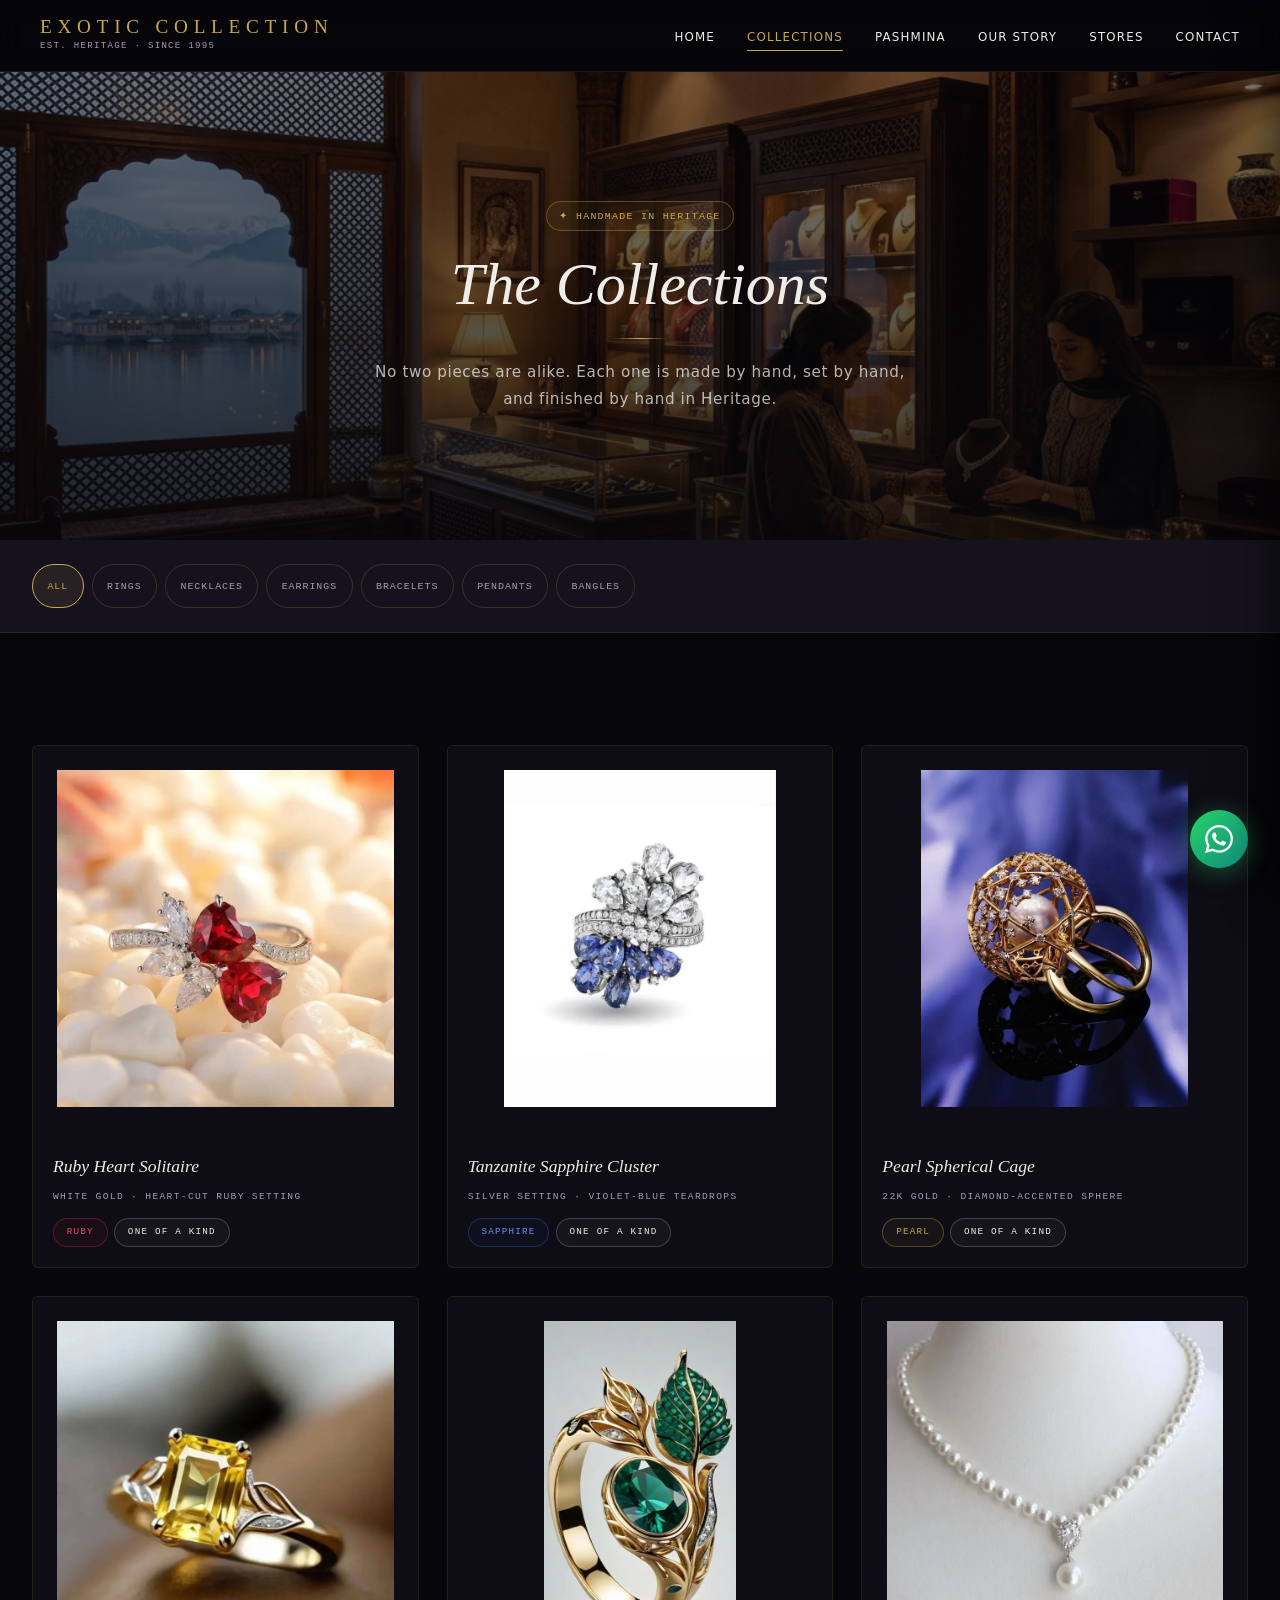
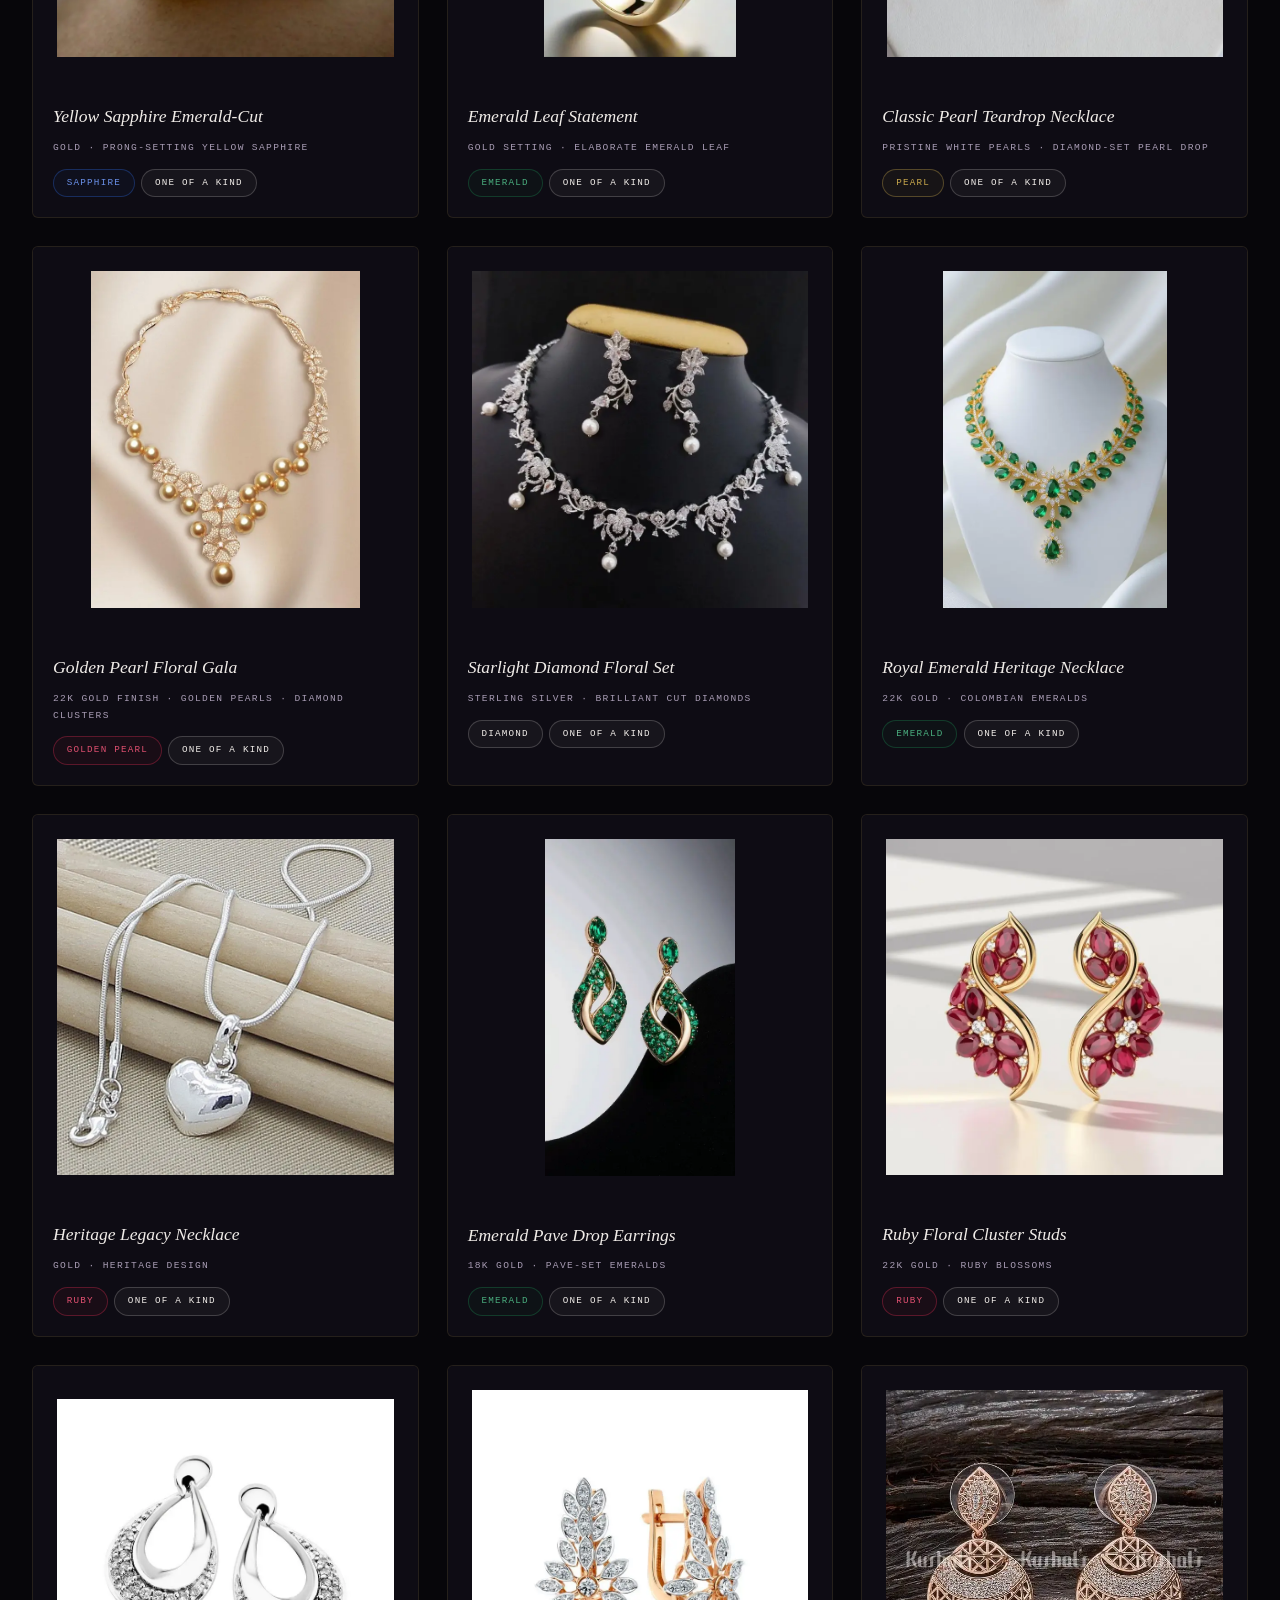
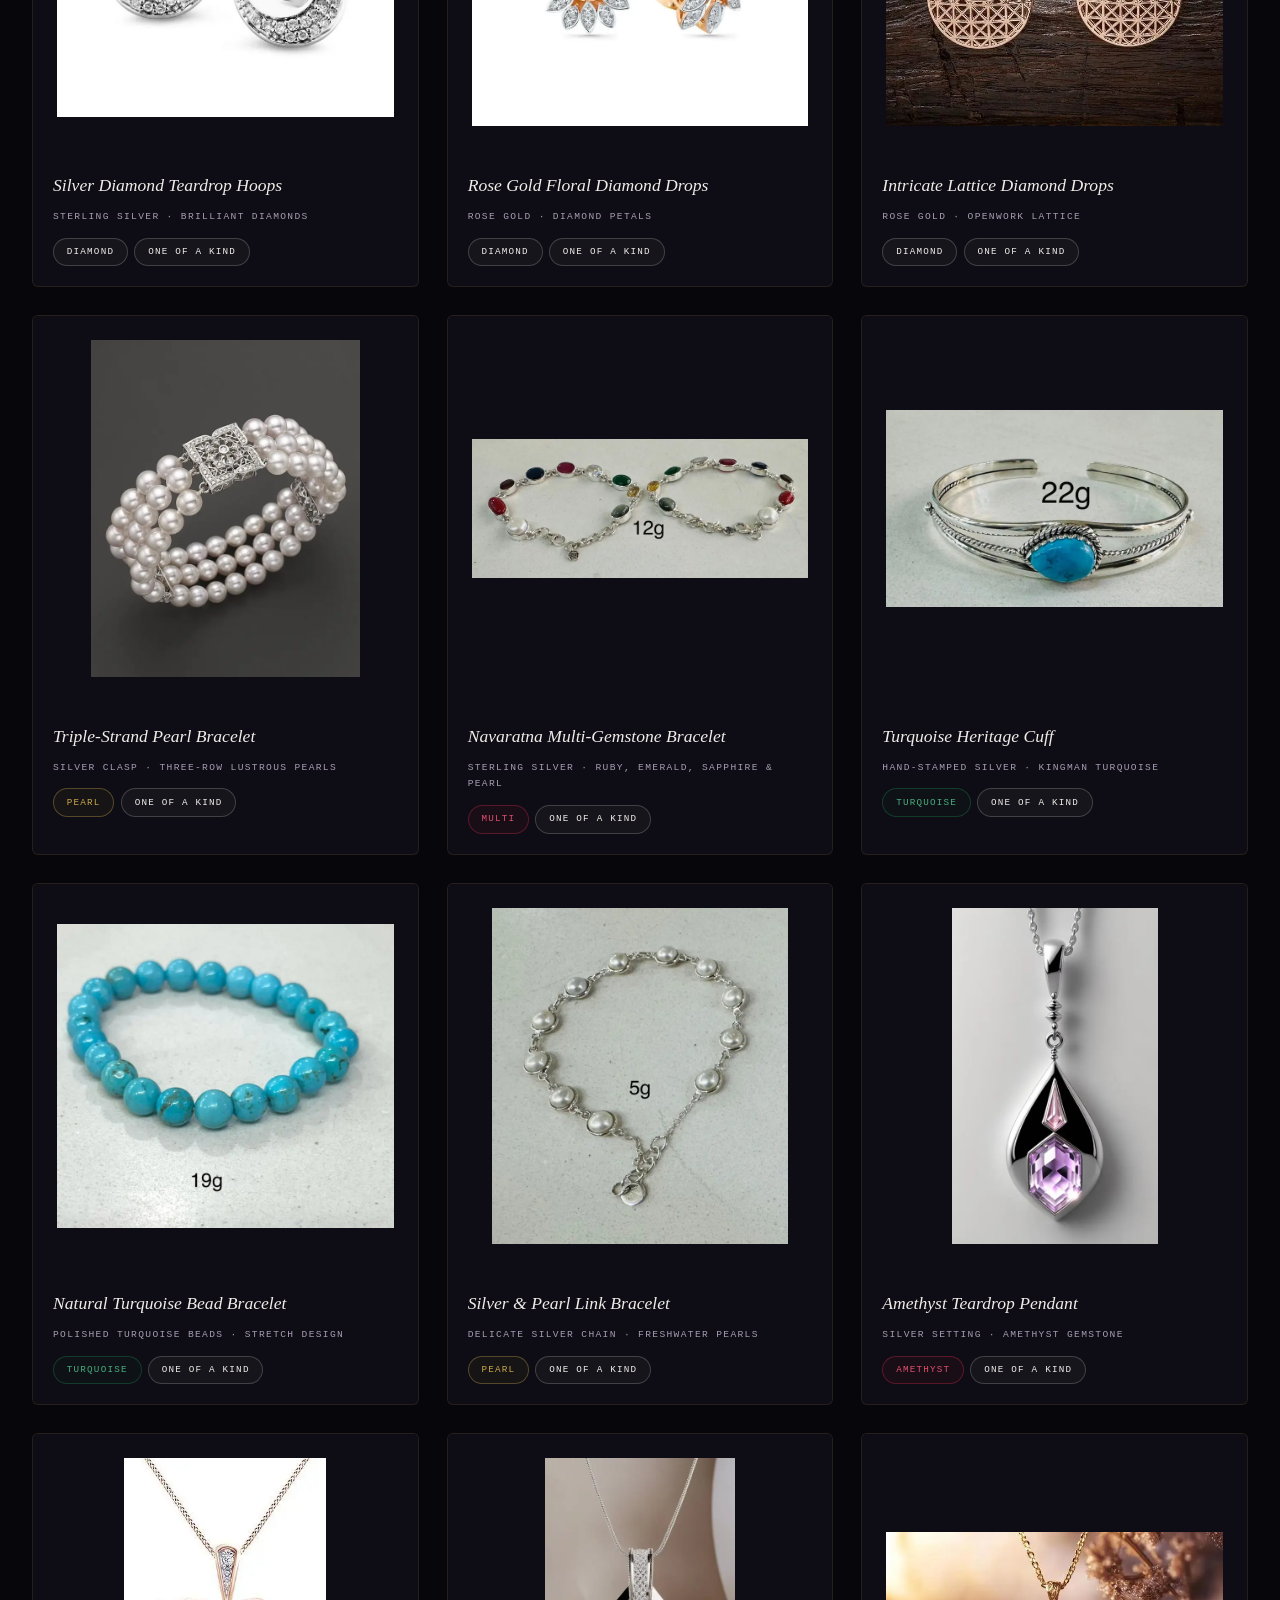
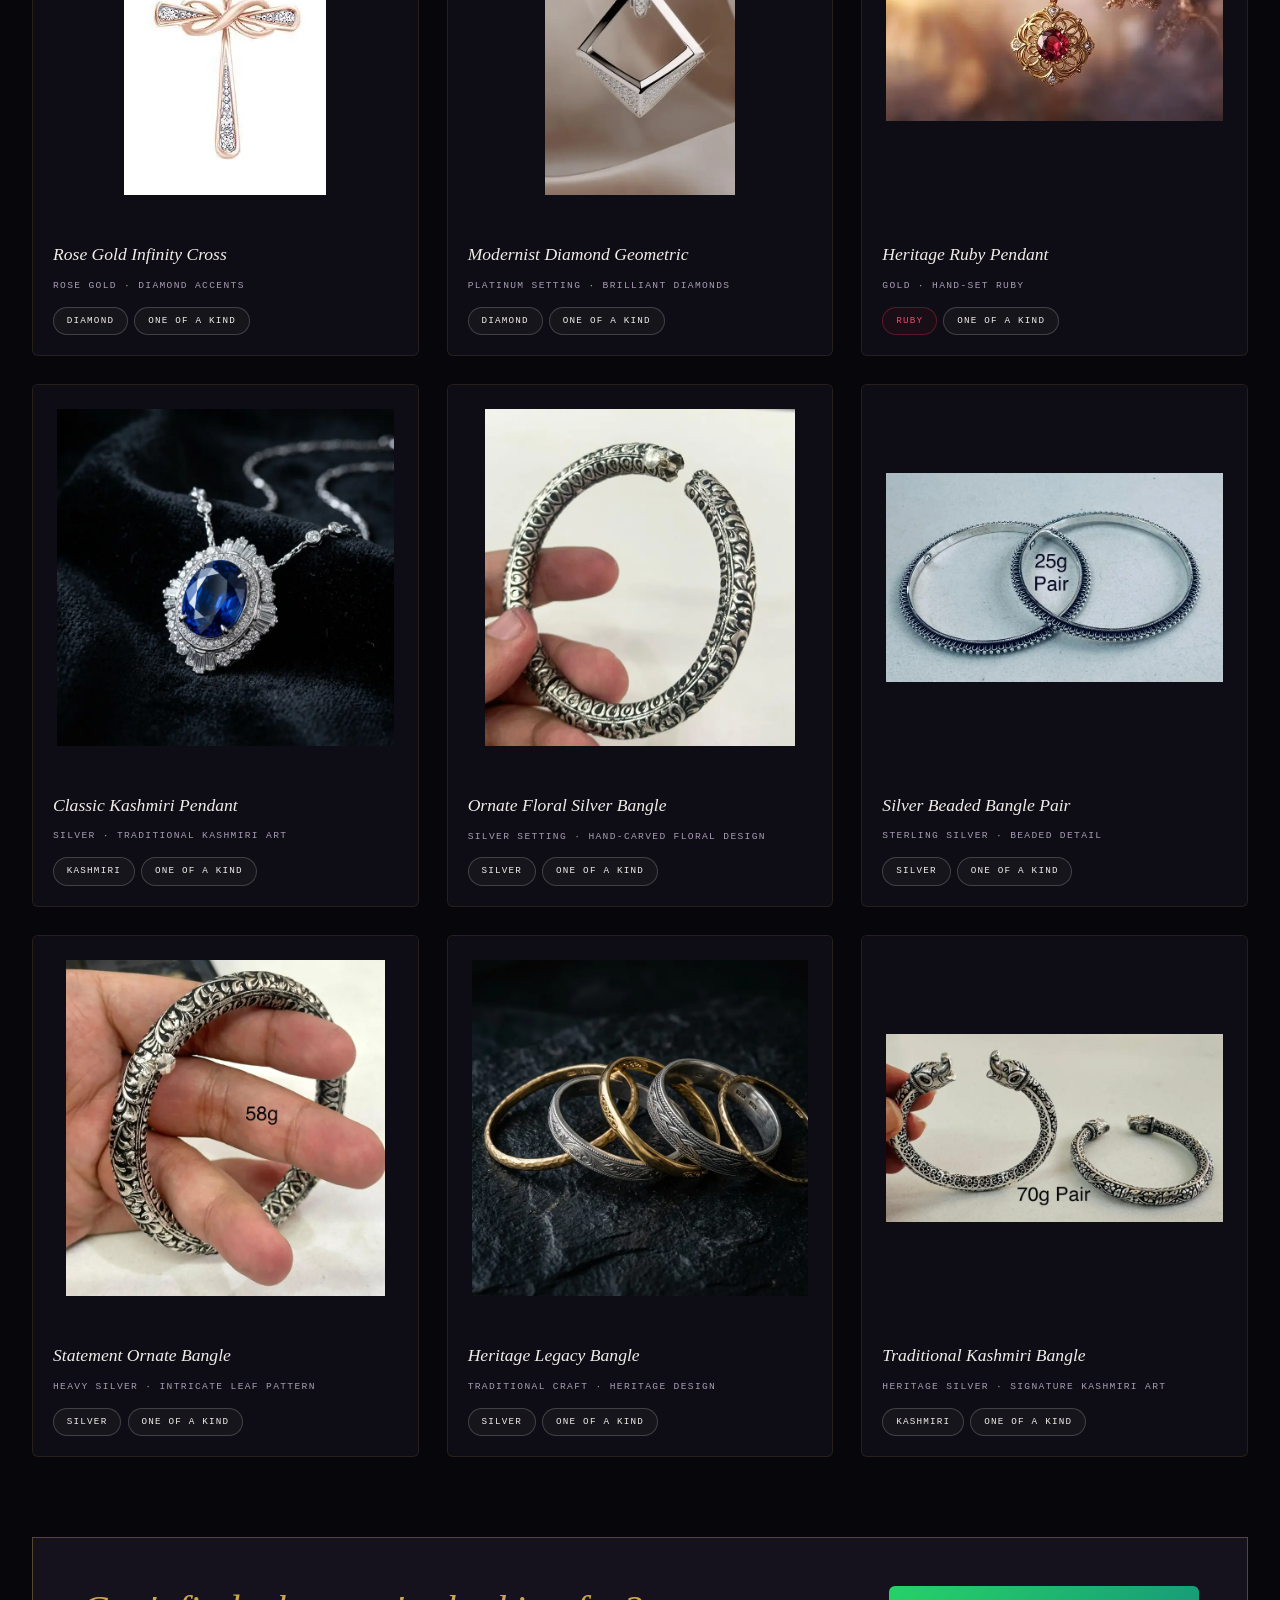
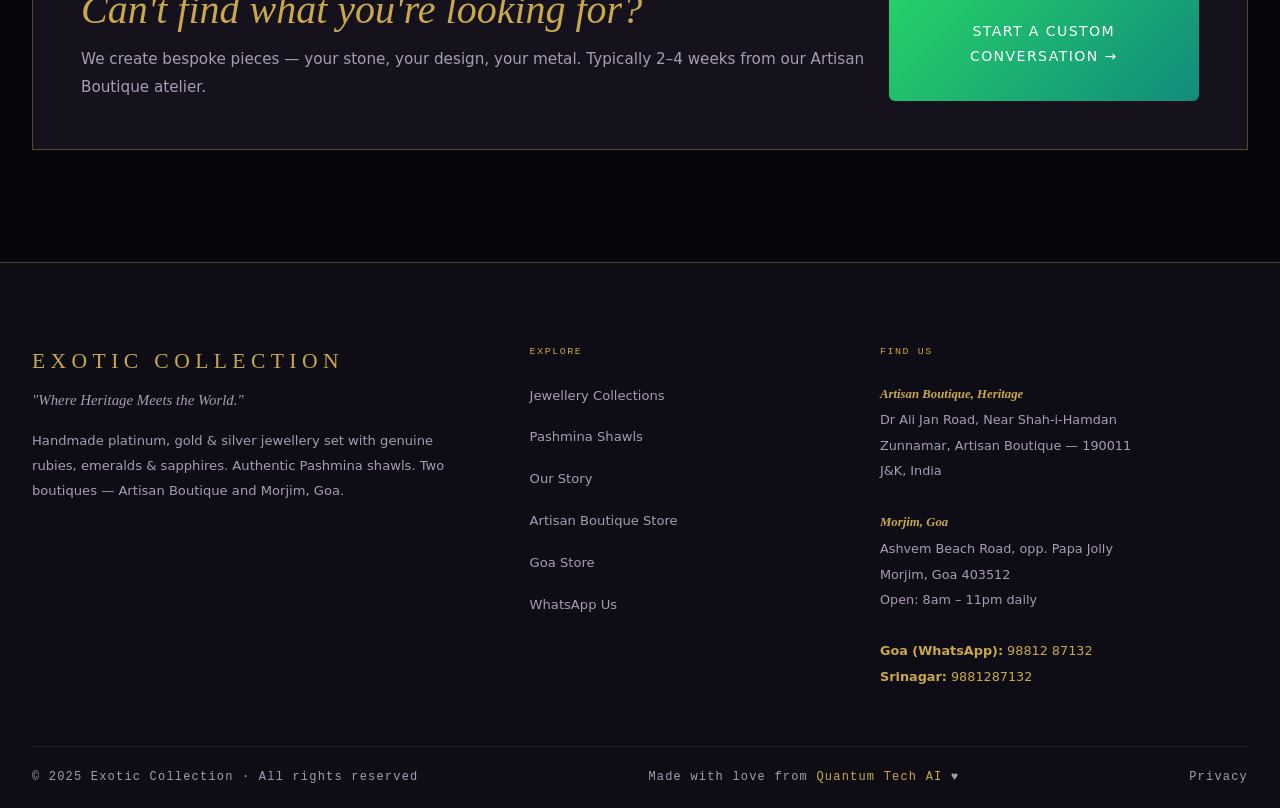
<file: collections.html>
<!DOCTYPE html>

<html lang="en">
<head><meta charset="utf-8"/><meta content="width=device-width, initial-scale=1.0" name="viewport"/><!-- 1. Preconnects -->
<link href="https://fonts.googleapis.com" rel="preconnect"/>
<link crossorigin="" href="https://fonts.gstatic.com" rel="preconnect"/><!-- 2. Preload hero image -->
<link as="image" fetchpriority="high" href="/img/heritage-studio.webp" rel="preload"/><!-- 4. Non-critical CSS deferred -->
<link href="css/design-system.css" media="print" onload="this.media='all'" rel="stylesheet"/>
<noscript><link href="css/design-system.css" rel="stylesheet"/></noscript>
<link href="css/collections.css" media="print" onload="this.media='all'" rel="stylesheet"/>
<noscript><link href="css/collections.css" rel="stylesheet"/></noscript>
<!-- 5. Primary SEO -->
<meta content="default-src 'self'; img-src 'self' https: data: blob:; font-src 'self' https://fonts.gstatic.com; style-src 'self' 'unsafe-inline' https://fonts.googleapis.com; script-src 'self' 'unsafe-inline' 'unsafe-eval' https://www.googletagmanager.com; connect-src 'self' https://wa.me https://www.google-analytics.com; frame-src https://www.google.com https://maps.google.com;" http-equiv="Content-Security-Policy"/>
<title>Collections | Exotic Collection | Kashmir Jewellery</title>
<meta content="Browse handmade platinum, gold and silver jewellery set with rubies, emeralds and sapphires. Each piece made once in Kashmir." name="description">
<meta content="index, follow" name="robots"/>
<link href="https://exoticcollection.in/collections.html" rel="canonical"/>
<meta content="#07060A" name="theme-color"/>
<!-- 6. Open Graph -->
<meta content="website" property="og:type"/>
<meta content="Collections | Exotic Collection | Kashmir Jewellery" property="og:title"/>
<meta content="Browse handmade platinum, gold and silver jewellery set with rubies, emeralds and sapphires. Each piece made once in Kashmir." property="og:description"/>
<meta content="https://exoticcollection.in/og-image.jpg" property="og:image"/>
<meta content="1200" property="og:image:width"/>
<meta content="630" property="og:image:height"/>
<meta content="https://exoticcollection.in/collections.html" property="og:url"/>
<meta content="Exotic Collection" property="og:site_name"/>
<!-- 7. Twitter Card -->
<meta content="summary_large_image" name="twitter:card"/>
<meta content="Collections | Exotic Collection | Kashmir Jewellery" name="twitter:title"/>
<meta content="https://exoticcollection.in/og-image.jpg" name="twitter:image"/>
<!-- 8. Favicons -->
<link href="favicon.ico" rel="icon" sizes="32x32"/>
<link href="icon.svg" rel="icon" type="image/svg+xml"/>
<link href="apple-touch-icon.png" rel="apple-touch-icon"/>
<link href="manifest.json" rel="manifest"/>
<!-- 9. Fonts -->
<link href="https://fonts.googleapis.com/css2?family=Cormorant+Garamond:ital,wght@0,300;0,400;0,500;1,300;1,400;1,500&amp;family=DM+Sans:wght@300;400;500&amp;display=swap" rel="stylesheet"/>
</meta></head>
<body>
<a class="skip-link" href="#main" style="position: absolute; top: -100%; left: 16px; background: #C9A84C; color: #07060A; padding: 8px 16px; border-radius: 0 0 8px 8px; font-weight: 500; z-index: 10000; transition: top 0.2s;">Skip to main content</a>
<div id="progress-bar" style="position: fixed; top: 0; left: 0; z-index: 9999; height: 2px; width: 0%; background: #C9A84C; transition: width 0.2s ease; will-change: width;"></div>
<script>
document.addEventListener('DOMContentLoaded', () => {
  document.getElementById('progress-bar').style.width = '100%';
  setTimeout(() => {
    document.getElementById('progress-bar').style.opacity = '0';
  }, 400);
});
</script>
<!-- Page Hero -->
<main id="main">
<section class="page-hero">
<div class="page-hero-bg" style="background-image:url('img/heritage-studio.png')"></div>
<div class="page-hero-overlay"></div>
<div class="page-hero-content">
<div class="pill reveal" style="margin-bottom:1.25rem">✦ Handmade in Heritage</div>
<h1 class="display-lg reveal reveal-delay-1">The Collections</h1>
<div class="gold-divider reveal reveal-delay-2"></div>
<p class="section-subtitle reveal reveal-delay-3" style="color:rgba(240,236,232,0.75)">No two pieces are alike. Each one is made by hand, set by hand, and finished by hand in Heritage.</p>
</div>
</section>
<!-- Filter Tabs -->
<section class="filters-section">
<div class="container">
<div class="filter-tabs" id="filter-tabs" role="tablist">
<button class="filter-tab active" data-filter="all" role="tab">All</button>
<button class="filter-tab" data-filter="ring" role="tab">Rings</button>
<button class="filter-tab" data-filter="necklace" role="tab">Necklaces</button>
<button class="filter-tab" data-filter="earring" role="tab">Earrings</button>
<button class="filter-tab" data-filter="bracelet" role="tab">Bracelets</button>
<button class="filter-tab" data-filter="pendant" role="tab">Pendants</button>
<button class="filter-tab" data-filter="bangle" role="tab">Bangles</button>
</div>
</div>
</section>
<!-- Product Grid -->
<section class="section collection-grid-section">
<div class="container">
<div class="product-grid" id="product-grid">
<!-- Piece 1 -->
<article class="product-card card reveal" data-tags="ring all">
<div class="product-img jewel-image-wrap">
<picture><source srcset="img/ring-ruby-heart.webp" type="image/webp"/><img alt="Ruby Heart Solitaire" decoding="async" height="736" loading="lazy" src="img/ring-ruby-heart.jpg" style="object-fit: contain; padding: 1.5rem; background: var(--bg-card); width: 100%; height: 100%;" width="736"/></picture>
<div class="product-hover-overlay">
<span class="product-hover-name">Ruby Heart Solitaire</span>
<a class="btn btn-gold" href="https://wa.me/919881287132?text=Hello%2C+I%27m+interested+in+the+Ruby+Heart+Solitaire." rel="noopener" style="font-size:.72rem;padding:.6rem 1.1rem" target="_blank">Inquire →</a>
</div>
</div>
<div class="product-info">
<div class="product-name">Ruby Heart Solitaire</div>
<div class="product-meta label-mono">White Gold · Heart-Cut Ruby Setting</div>
<div class="product-badges">
<span class="pill pill-ruby" style="font-size:.58rem">Ruby</span>
<span class="pill pill-white" style="font-size:.58rem">One of a Kind</span>
</div>
</div>
</article>
<!-- Piece 2 -->
<article class="product-card card reveal reveal-delay-1" data-tags="ring all">
<div class="product-img jewel-image-wrap">
<picture><source srcset="img/ring-sapphire-cluster.webp" type="image/webp"/><img alt="Tanzanite Sapphire Cluster" decoding="async" height="800" loading="lazy" src="img/ring-sapphire-cluster.jpg" style="object-fit: contain; padding: 1.5rem; background: var(--bg-card); width: 100%; height: 100%;" width="644"/></picture>
<div class="product-hover-overlay">
<span class="product-hover-name">Tanzanite Sapphire Cluster</span>
<a class="btn btn-gold" href="https://wa.me/919881287132?text=Hello%2C+I%27m+interested+in+the+Tanzanite+Sapphire+Cluster." rel="noopener" style="font-size:.72rem;padding:.6rem 1.1rem" target="_blank">Inquire →</a>
</div>
</div>
<div class="product-info">
<div class="product-name">Tanzanite Sapphire Cluster</div>
<div class="product-meta label-mono">Silver Setting · Violet-Blue Teardrops</div>
<div class="product-badges">
<span class="pill pill-sapphire" style="font-size:.58rem">Sapphire</span>
<span class="pill pill-white" style="font-size:.58rem">One of a Kind</span>
</div>
</div>
</article>
<!-- Piece 3 -->
<article class="product-card card reveal reveal-delay-2" data-tags="ring all">
<div class="product-img jewel-image-wrap">
<picture><source srcset="img/ring-pearl-sphere.webp" type="image/webp"/><img alt="Pearl Spherical Cage" decoding="async" height="800" loading="lazy" src="img/ring-pearl-sphere.jpg" style="object-fit: contain; padding: 1.5rem; background: var(--bg-card); width: 100%; height: 100%;" width="634"/></picture>
<div class="product-hover-overlay">
<span class="product-hover-name">Pearl Spherical Cage</span>
<a class="btn btn-gold" href="https://wa.me/919881287132?text=Hello%2C+I%27m+interested+in+the+Pearl+Spherical+Cage." rel="noopener" style="font-size:.72rem;padding:.6rem 1.1rem" target="_blank">Inquire →</a>
</div>
</div>
<div class="product-info">
<div class="product-name">Pearl Spherical Cage</div>
<div class="product-meta label-mono">22k Gold · Diamond-accented Sphere</div>
<div class="product-badges">
<span class="pill pill-pearl" style="font-size:.58rem">Pearl</span>
<span class="pill pill-white" style="font-size:.58rem">One of a Kind</span>
</div>
</div>
</article>
<!-- Piece 4 -->
<article class="product-card card reveal" data-tags="ring all">
<div class="product-img jewel-image-wrap">
<picture><source srcset="img/ring-yellow-sapphire.webp" type="image/webp"/><img alt="Yellow Sapphire Emerald-Cut" decoding="async" height="800" loading="lazy" src="img/ring-yellow-sapphire.jpg" style="object-fit: contain; padding: 1.5rem; background: var(--bg-card); width: 100%; height: 100%;" width="800"/></picture>
<div class="product-hover-overlay">
<span class="product-hover-name">Yellow Sapphire Emerald-Cut</span>
<a class="btn btn-gold" href="https://wa.me/919881287132?text=Hello%2C+I%27m+interested+in+the+Yellow+Sapphire+Emerald-Cut." rel="noopener" style="font-size:.72rem;padding:.6rem 1.1rem" target="_blank">Inquire →</a>
</div>
</div>
<div class="product-info">
<div class="product-name">Yellow Sapphire Emerald-Cut</div>
<div class="product-meta label-mono">Gold · Prong-setting Yellow Sapphire</div>
<div class="product-badges">
<span class="pill pill-sapphire" style="font-size:.58rem">Sapphire</span>
<span class="pill pill-white" style="font-size:.58rem">One of a Kind</span>
</div>
</div>
</article>
<!-- Piece 5 -->
<article class="product-card card reveal reveal-delay-1" data-tags="ring all">
<div class="product-img jewel-image-wrap">
<picture><source srcset="img/ring-emerald-leaf.webp" type="image/webp"/><img alt="Emerald Leaf Statement" decoding="async" height="800" loading="lazy" src="img/ring-emerald-leaf.jpg" style="object-fit: contain; padding: 1.5rem; background: var(--bg-card); width: 100%; height: 100%;" width="458"/></picture>
<div class="product-hover-overlay">
<span class="product-hover-name">Emerald Leaf Statement</span>
<a class="btn btn-gold" href="https://wa.me/919881287132?text=Hello%2C+I%27m+interested+in+the+Emerald+Leaf+Statement." rel="noopener" style="font-size:.72rem;padding:.6rem 1.1rem" target="_blank">Inquire →</a>
</div>
</div>
<div class="product-info">
<div class="product-name">Emerald Leaf Statement</div>
<div class="product-meta label-mono">Gold Setting · Elaborate Emerald Leaf</div>
<div class="product-badges">
<span class="pill pill-emerald" style="font-size:.58rem">Emerald</span>
<span class="pill pill-white" style="font-size:.58rem">One of a Kind</span>
</div>
</div>
</article>
<!-- Piece 6 -->
<article class="product-card card reveal reveal-delay-2" data-tags="necklace all">
<div class="product-img jewel-image-wrap">
<picture><source srcset="img/necklace-pearl-white.webp" type="image/webp"/><img alt="Classic Pearl Teardrop Necklace" decoding="async" height="737" loading="lazy" src="img/necklace-pearl-white.jpg" style="object-fit: contain; padding: 1.5rem; background: var(--bg-card); width: 100%; height: 100%;" width="736"/></picture>
<div class="product-hover-overlay">
<span class="product-hover-name">Classic Pearl Teardrop Necklace</span>
<a class="btn btn-gold" href="https://wa.me/919881287132?text=Hello%2C+I%27m+interested+in+the+Classic+Pearl+Teardrop+Necklace." rel="noopener" style="font-size:.72rem;padding:.6rem 1.1rem" target="_blank">Inquire →</a>
</div>
</div>
<div class="product-info">
<div class="product-name">Classic Pearl Teardrop Necklace</div>
<div class="product-meta label-mono">Pristine White Pearls · Diamond-set Pearl Drop</div>
<div class="product-badges">
<span class="pill pill-pearl" style="font-size:.58rem">Pearl</span>
<span class="pill pill-white" style="font-size:.58rem">One of a Kind</span>
</div>
</div>
</article>
<!-- Piece 7 -->
<article class="product-card card reveal" data-tags="necklace all">
<div class="product-img jewel-image-wrap">
<picture><source srcset="img/necklace-pearl-gold.webp" type="image/webp"/><img alt="Golden Pearl Floral Gala" decoding="async" height="800" loading="lazy" src="img/necklace-pearl-gold.jpg" style="object-fit: contain; padding: 1.5rem; background: var(--bg-card); width: 100%; height: 100%;" width="640"/></picture>
<div class="product-hover-overlay">
<span class="product-hover-name">Golden Pearl Floral Gala</span>
<a class="btn btn-gold" href="https://wa.me/919881287132?text=Hello%2C+I%27m+interested+in+the+Golden+Pearl+Floral+Gala." rel="noopener" style="font-size:.72rem;padding:.6rem 1.1rem" target="_blank">Inquire →</a>
</div>
</div>
<div class="product-info">
<div class="product-name">Golden Pearl Floral Gala</div>
<div class="product-meta label-mono">22k Gold Finish · Golden Pearls · Diamond Clusters</div>
<div class="product-badges">
<span class="pill pill-ruby" style="font-size:.58rem">Golden Pearl</span>
<span class="pill pill-white" style="font-size:.58rem">One of a Kind</span>
</div>
</div>
</article>
<!-- Piece 8 -->
<article class="product-card card reveal reveal-delay-1" data-tags="necklace all">
<div class="product-img jewel-image-wrap">
<picture><source srcset="img/necklace-diamond-floral.webp" type="image/webp"/><img alt="Starlight Diamond Floral Set" decoding="async" height="736" loading="lazy" src="img/necklace-diamond-floral.jpg" style="object-fit: contain; padding: 1.5rem; background: var(--bg-card); width: 100%; height: 100%;" width="736"/></picture>
<div class="product-hover-overlay">
<span class="product-hover-name">Starlight Diamond Floral Set</span>
<a class="btn btn-gold" href="https://wa.me/919881287132?text=Hello%2C+I%27m+interested+in+the+Starlight+Diamond+Floral+Set." rel="noopener" style="font-size:.72rem;padding:.6rem 1.1rem" target="_blank">Inquire →</a>
</div>
</div>
<div class="product-info">
<div class="product-name">Starlight Diamond Floral Set</div>
<div class="product-meta label-mono">Sterling Silver · Brilliant Cut Diamonds</div>
<div class="product-badges">
<span class="pill pill-white" style="font-size:.58rem">Diamond</span>
<span class="pill pill-white" style="font-size:.58rem">One of a Kind</span>
</div>
</div>
</article>
<!-- Piece 9 -->
<article class="product-card card reveal reveal-delay-2" data-tags="necklace all">
<div class="product-img jewel-image-wrap">
<picture><source srcset="img/necklace-emerald-royal.webp" type="image/webp"/><img alt="Royal Emerald Heritage Necklace" decoding="async" height="800" loading="lazy" src="img/necklace-emerald-royal.jpg" style="object-fit: contain; padding: 1.5rem; background: var(--bg-card); width: 100%; height: 100%;" width="533"/></picture>
<div class="product-hover-overlay">
<span class="product-hover-name">Royal Emerald Heritage Necklace</span>
<a class="btn btn-gold" href="https://wa.me/919881287132?text=Hello%2C+I%27m+interested+in+the+Royal+Emerald+Heritage+Necklace." rel="noopener" style="font-size:.72rem;padding:.6rem 1.1rem" target="_blank">Inquire →</a>
</div>
</div>
<div class="product-info">
<div class="product-name">Royal Emerald Heritage Necklace</div>
<div class="product-meta label-mono">22k Gold · Colombian Emeralds</div>
<div class="product-badges">
<span class="pill pill-emerald" style="font-size:.58rem">Emerald</span>
<span class="pill pill-white" style="font-size:.58rem">One of a Kind</span>
</div>
</div>
</article>
<!-- Piece 10 -->
<article class="product-card card reveal" data-tags="necklace all">
<div class="product-img jewel-image-wrap">
<picture><source srcset="img/necklace-stock.webp" type="image/webp"/><img alt="Heritage Legacy Necklace" decoding="async" height="800" loading="lazy" src="img/necklace-stock.jpg" style="object-fit: contain; padding: 1.5rem; background: var(--bg-card); width: 100%; height: 100%;" width="800"/></picture>
<div class="product-hover-overlay">
<span class="product-hover-name">Heritage Legacy Necklace</span>
<a class="btn btn-gold" href="https://wa.me/919881287132?text=Hello%2C+I%27m+interested+in+the+Heritage+Legacy+Necklace." rel="noopener" style="font-size:.72rem;padding:.6rem 1.1rem" target="_blank">Inquire →</a>
</div>
</div>
<div class="product-info">
<div class="product-name">Heritage Legacy Necklace</div>
<div class="product-meta label-mono">Gold · Heritage Design</div>
<div class="product-badges">
<span class="pill pill-ruby" style="font-size:.58rem">Ruby</span>
<span class="pill pill-white" style="font-size:.58rem">One of a Kind</span>
</div>
</div>
</article>
<!-- Piece 11 -->
<article class="product-card card reveal" data-tags="earring all">
<div class="product-img jewel-image-wrap">
<picture><source srcset="img/earring-emerald-drop.webp" type="image/webp"/><img alt="Emerald Pave Drop Earrings" decoding="async" height="800" loading="lazy" src="img/earring-emerald-drop.jpg" style="object-fit: contain; padding: 1.5rem; background: var(--bg-card); width: 100%; height: 100%;" width="450"/></picture>
<div class="product-hover-overlay">
<span class="product-hover-name">Emerald Pave Drop Earrings</span>
<a class="btn btn-gold" href="https://wa.me/919881287132?text=Hello%2C+I%27m+interested+in+the+Emerald+Pave+Drop+Earrings." rel="noopener" style="font-size:.72rem;padding:.6rem 1.1rem" target="_blank">Inquire →</a>
</div>
</div>
<div class="product-info">
<div class="product-name">Emerald Pave Drop Earrings</div>
<div class="product-meta label-mono">18k Gold · Pave-set Emeralds</div>
<div class="product-badges">
<span class="pill pill-emerald" style="font-size:.58rem">Emerald</span>
<span class="pill pill-white" style="font-size:.58rem">One of a Kind</span>
</div>
</div>
</article>
<!-- Piece 12 -->
<article class="product-card card reveal reveal-delay-1" data-tags="earring all">
<div class="product-img jewel-image-wrap">
<picture><source srcset="img/earring-ruby-cluster.webp" type="image/webp"/><img alt="Ruby Floral Cluster Studs" decoding="async" height="736" loading="lazy" src="img/earring-ruby-cluster.jpg" style="object-fit: contain; padding: 1.5rem; background: var(--bg-card); width: 100%; height: 100%;" width="736"/></picture>
<div class="product-hover-overlay">
<span class="product-hover-name">Ruby Floral Cluster Studs</span>
<a class="btn btn-gold" href="https://wa.me/919881287132?text=Hello%2C+I%27m+interested+in+the+Ruby+Floral+Cluster+Studs." rel="noopener" style="font-size:.72rem;padding:.6rem 1.1rem" target="_blank">Inquire →</a>
</div>
</div>
<div class="product-info">
<div class="product-name">Ruby Floral Cluster Studs</div>
<div class="product-meta label-mono">22k Gold · Ruby Blossoms</div>
<div class="product-badges">
<span class="pill pill-ruby" style="font-size:.58rem">Ruby</span>
<span class="pill pill-white" style="font-size:.58rem">One of a Kind</span>
</div>
</div>
</article>
<!-- Piece 13 -->
<article class="product-card card reveal reveal-delay-2" data-tags="earring all">
<div class="product-img jewel-image-wrap">
<picture><source srcset="img/earring-diamond-teardrop.webp" type="image/webp"/><img alt="Silver Diamond Teardrop Hoops" decoding="async" height="694" loading="lazy" src="img/earring-diamond-teardrop.jpg" style="object-fit: contain; padding: 1.5rem; background: var(--bg-card); width: 100%; height: 100%;" width="736"/></picture>
<div class="product-hover-overlay">
<span class="product-hover-name">Silver Diamond Teardrop Hoops</span>
<a class="btn btn-gold" href="https://wa.me/919881287132?text=Hello%2C+I%27m+interested+in+the+Silver+Diamond+Teardrop+Hoops." rel="noopener" style="font-size:.72rem;padding:.6rem 1.1rem" target="_blank">Inquire →</a>
</div>
</div>
<div class="product-info">
<div class="product-name">Silver Diamond Teardrop Hoops</div>
<div class="product-meta label-mono">Sterling Silver · Brilliant Diamonds</div>
<div class="product-badges">
<span class="pill pill-white" style="font-size:.58rem">Diamond</span>
<span class="pill pill-white" style="font-size:.58rem">One of a Kind</span>
</div>
</div>
</article>
<!-- Piece 14 -->
<article class="product-card card reveal" data-tags="earring all">
<div class="product-img jewel-image-wrap">
<picture><source srcset="img/earring-diamond-floral.webp" type="image/webp"/><img alt="Rose Gold Floral Diamond Drops" decoding="async" height="736" loading="lazy" src="img/earring-diamond-floral.jpg" style="object-fit: contain; padding: 1.5rem; background: var(--bg-card); width: 100%; height: 100%;" width="736"/></picture>
<div class="product-hover-overlay">
<span class="product-hover-name">Rose Gold Floral Diamond Drops</span>
<a class="btn btn-gold" href="https://wa.me/919881287132?text=Hello%2C+I%27m+interested+in+the+Rose+Gold+Floral+Diamond+Drops." rel="noopener" style="font-size:.72rem;padding:.6rem 1.1rem" target="_blank">Inquire →</a>
</div>
</div>
<div class="product-info">
<div class="product-name">Rose Gold Floral Diamond Drops</div>
<div class="product-meta label-mono">Rose Gold · Diamond Petals</div>
<div class="product-badges">
<span class="pill pill-white" style="font-size:.58rem">Diamond</span>
<span class="pill pill-white" style="font-size:.58rem">One of a Kind</span>
</div>
</div>
</article>
<!-- Piece 15 -->
<article class="product-card card reveal reveal-delay-1" data-tags="earring all">
<div class="product-img jewel-image-wrap">
<picture><source srcset="img/earring-diamond-lattice.webp" type="image/webp"/><img alt="Intricate Lattice Diamond Drops" decoding="async" height="600" loading="lazy" src="img/earring-diamond-lattice.jpg" style="object-fit: contain; padding: 1.5rem; background: var(--bg-card); width: 100%; height: 100%;" width="600"/></picture>
<div class="product-hover-overlay">
<span class="product-hover-name">Intricate Lattice Diamond Drops</span>
<a class="btn btn-gold" href="https://wa.me/919881287132?text=Hello%2C+I%27m+interested+in+the+Intricate+Lattice+Diamond+Drops." rel="noopener" style="font-size:.72rem;padding:.6rem 1.1rem" target="_blank">Inquire →</a>
</div>
</div>
<div class="product-info">
<div class="product-name">Intricate Lattice Diamond Drops</div>
<div class="product-meta label-mono">Rose Gold · Openwork Lattice</div>
<div class="product-badges">
<span class="pill pill-white" style="font-size:.58rem">Diamond</span>
<span class="pill pill-white" style="font-size:.58rem">One of a Kind</span>
</div>
</div>
</article>
<!-- Piece 16 -->
<article class="product-card card reveal" data-tags="bracelet all">
<div class="product-img jewel-image-wrap">
<picture><source srcset="img/bracelet-pearl-triple.webp" type="image/webp"/><img alt="Triple-Strand Pearl Bracelet" decoding="async" height="800" loading="lazy" src="img/bracelet-pearl-triple.jpg" style="object-fit: contain; padding: 1.5rem; background: var(--bg-card); width: 100%; height: 100%;" width="640"/></picture>
<div class="product-hover-overlay">
<span class="product-hover-name">Triple-Strand Pearl Bracelet</span>
<a class="btn btn-gold" href="https://wa.me/919881287132?text=Hello%2C+I%27m+interested+in+the+Triple-Strand+Pearl+Bracelet." rel="noopener" style="font-size:.72rem;padding:.6rem 1.1rem" target="_blank">Inquire →</a>
</div>
</div>
<div class="product-info">
<div class="product-name">Triple-Strand Pearl Bracelet</div>
<div class="product-meta label-mono">Silver Clasp · Three-row Lustrous Pearls</div>
<div class="product-badges">
<span class="pill pill-pearl" style="font-size:.58rem">Pearl</span>
<span class="pill pill-white" style="font-size:.58rem">One of a Kind</span>
</div>
</div>
</article>
<!-- Piece 17 -->
<article class="product-card card reveal reveal-delay-1" data-tags="bracelet all">
<div class="product-img jewel-image-wrap">
<picture><source srcset="img/bracelet-multi-gem.webp" type="image/webp"/><img alt="Navaratna Multi-Gemstone Bracelet" decoding="async" height="331" loading="lazy" src="img/bracelet-multi-gem.jpg" style="object-fit: contain; padding: 1.5rem; background: var(--bg-card); width: 100%; height: 100%;" width="800"/></picture>
<div class="product-hover-overlay">
<span class="product-hover-name">Navaratna Multi-Gemstone Bracelet</span>
<a class="btn btn-gold" href="https://wa.me/919881287132?text=Hello%2C+I%27m+interested+in+the+Navaratna+Multi-Gemstone+Bracelet." rel="noopener" style="font-size:.72rem;padding:.6rem 1.1rem" target="_blank">Inquire →</a>
</div>
</div>
<div class="product-info">
<div class="product-name">Navaratna Multi-Gemstone Bracelet</div>
<div class="product-meta label-mono">Sterling Silver · Ruby, Emerald, Sapphire &amp; Pearl</div>
<div class="product-badges">
<span class="pill pill-ruby" style="font-size:.58rem">Multi</span>
<span class="pill pill-white" style="font-size:.58rem">One of a Kind</span>
</div>
</div>
</article>
<!-- Piece 18 -->
<article class="product-card card reveal reveal-delay-2" data-tags="bracelet all">
<div class="product-img jewel-image-wrap">
<picture><source srcset="img/bracelet-turquoise-cuff.webp" type="image/webp"/><img alt="Turquoise Heritage Cuff" decoding="async" height="470" loading="lazy" src="img/bracelet-turquoise-cuff.jpg" style="object-fit: contain; padding: 1.5rem; background: var(--bg-card); width: 100%; height: 100%;" width="800"/></picture>
<div class="product-hover-overlay">
<span class="product-hover-name">Turquoise Heritage Cuff</span>
<a class="btn btn-gold" href="https://wa.me/919881287132?text=Hello%2C+I%27m+interested+in+the+Turquoise+Heritage+Cuff." rel="noopener" style="font-size:.72rem;padding:.6rem 1.1rem" target="_blank">Inquire →</a>
</div>
</div>
<div class="product-info">
<div class="product-name">Turquoise Heritage Cuff</div>
<div class="product-meta label-mono">Hand-stamped Silver · Kingman Turquoise</div>
<div class="product-badges">
<span class="pill pill-emerald" style="font-size:.58rem">Turquoise</span>
<span class="pill pill-white" style="font-size:.58rem">One of a Kind</span>
</div>
</div>
</article>
<!-- Piece 19 -->
<article class="product-card card reveal" data-tags="bracelet all">
<div class="product-img jewel-image-wrap">
<picture><source srcset="img/bracelet-turquoise-bead.webp" type="image/webp"/><img alt="Natural Turquoise Bead Bracelet" decoding="async" height="723" loading="lazy" src="img/bracelet-turquoise-bead.jpg" style="object-fit: contain; padding: 1.5rem; background: var(--bg-card); width: 100%; height: 100%;" width="800"/></picture>
<div class="product-hover-overlay">
<span class="product-hover-name">Natural Turquoise Bead Bracelet</span>
<a class="btn btn-gold" href="https://wa.me/919881287132?text=Hello%2C+I%27m+interested+in+the+Natural+Turquoise+Bead+Bracelet." rel="noopener" style="font-size:.72rem;padding:.6rem 1.1rem" target="_blank">Inquire →</a>
</div>
</div>
<div class="product-info">
<div class="product-name">Natural Turquoise Bead Bracelet</div>
<div class="product-meta label-mono">Polished Turquoise Beads · Stretch Design</div>
<div class="product-badges">
<span class="pill pill-emerald" style="font-size:.58rem">Turquoise</span>
<span class="pill pill-white" style="font-size:.58rem">One of a Kind</span>
</div>
</div>
</article>
<!-- Piece 20 -->
<article class="product-card card reveal reveal-delay-1" data-tags="bracelet all">
<div class="product-img jewel-image-wrap">
<picture><source srcset="img/bracelet-pearl-link.webp" type="image/webp"/><img alt="Silver &amp; Pearl Link Bracelet" decoding="async" height="800" loading="lazy" src="img/bracelet-pearl-link.jpg" style="object-fit: contain; padding: 1.5rem; background: var(--bg-card); width: 100%; height: 100%;" width="702"/></picture>
<div class="product-hover-overlay">
<span class="product-hover-name">Silver &amp; Pearl Link Bracelet</span>
<a class="btn btn-gold" href="https://wa.me/919881287132?text=Hello%2C+I%27m+interested+in+the+Silver+&amp;+Pearl+Link+Bracelet." rel="noopener" style="font-size:.72rem;padding:.6rem 1.1rem" target="_blank">Inquire →</a>
</div>
</div>
<div class="product-info">
<div class="product-name">Silver &amp; Pearl Link Bracelet</div>
<div class="product-meta label-mono">Delicate Silver Chain · Freshwater Pearls</div>
<div class="product-badges">
<span class="pill pill-pearl" style="font-size:.58rem">Pearl</span>
<span class="pill pill-white" style="font-size:.58rem">One of a Kind</span>
</div>
</div>
</article>
<!-- Piece 21 -->
<article class="product-card card reveal reveal-delay-2" data-tags="pendant all">
<div class="product-img jewel-image-wrap">
<picture><source srcset="img/necklace-amethyst.webp" type="image/webp"/><img alt="Amethyst Teardrop Pendant" decoding="async" height="800" loading="lazy" src="img/necklace-amethyst.jpg" style="object-fit: contain; padding: 1.5rem; background: var(--bg-card); width: 100%; height: 100%;" width="490"/></picture>
<div class="product-hover-overlay">
<span class="product-hover-name">Amethyst Teardrop Pendant</span>
<a class="btn btn-gold" href="https://wa.me/919881287132?text=Hello%2C+I%27m+interested+in+the+Amethyst+Teardrop+Pendant." rel="noopener" style="font-size:.72rem;padding:.6rem 1.1rem" target="_blank">Inquire →</a>
</div>
</div>
<div class="product-info">
<div class="product-name">Amethyst Teardrop Pendant</div>
<div class="product-meta label-mono">Silver Setting · Amethyst Gemstone</div>
<div class="product-badges">
<span class="pill pill-ruby" style="font-size:.58rem">Amethyst</span>
<span class="pill pill-white" style="font-size:.58rem">One of a Kind</span>
</div>
</div>
</article>
<!-- Piece 22 -->
<article class="product-card card reveal" data-tags="pendant all">
<div class="product-img jewel-image-wrap">
<picture><source srcset="img/necklace-cross.webp" type="image/webp"/><img alt="Rose Gold Infinity Cross" decoding="async" height="500" loading="lazy" src="img/necklace-cross.jpg" style="object-fit: contain; padding: 1.5rem; background: var(--bg-card); width: 100%; height: 100%;" width="300"/></picture>
<div class="product-hover-overlay">
<span class="product-hover-name">Rose Gold Infinity Cross</span>
<a class="btn btn-gold" href="https://wa.me/919881287132?text=Hello%2C+I%27m+interested+in+the+Rose+Gold+Infinity+Cross." rel="noopener" style="font-size:.72rem;padding:.6rem 1.1rem" target="_blank">Inquire →</a>
</div>
</div>
<div class="product-info">
<div class="product-name">Rose Gold Infinity Cross</div>
<div class="product-meta label-mono">Rose Gold · Diamond Accents</div>
<div class="product-badges">
<span class="pill pill-white" style="font-size:.58rem">Diamond</span>
<span class="pill pill-white" style="font-size:.58rem">One of a Kind</span>
</div>
</div>
</article>
<!-- Piece 23 -->
<article class="product-card card reveal reveal-delay-1" data-tags="pendant all">
<div class="product-img jewel-image-wrap">
<picture><source srcset="img/necklace-geometric.webp" type="image/webp"/><img alt="Modernist Diamond Geometric" decoding="async" height="800" loading="lazy" src="img/necklace-geometric.jpg" style="object-fit: contain; padding: 1.5rem; background: var(--bg-card); width: 100%; height: 100%;" width="452"/></picture>
<div class="product-hover-overlay">
<span class="product-hover-name">Modernist Diamond Geometric</span>
<a class="btn btn-gold" href="https://wa.me/919881287132?text=Hello%2C+I%27m+interested+in+the+Modernist+Diamond+Geometric." rel="noopener" style="font-size:.72rem;padding:.6rem 1.1rem" target="_blank">Inquire →</a>
</div>
</div>
<div class="product-info">
<div class="product-name">Modernist Diamond Geometric</div>
<div class="product-meta label-mono">Platinum Setting · Brilliant Diamonds</div>
<div class="product-badges">
<span class="pill pill-white" style="font-size:.58rem">Diamond</span>
<span class="pill pill-white" style="font-size:.58rem">One of a Kind</span>
</div>
</div>
</article>
<!-- Piece 24 -->
<article class="product-card card reveal reveal-delay-2" data-tags="pendant all">
<div class="product-img jewel-image-wrap">
<picture><source srcset="img/ruby-pendant-stock.webp" type="image/webp"/><img alt="Heritage Ruby Pendant" decoding="async" height="350" loading="lazy" src="img/ruby-pendant-stock.jpg" style="object-fit: contain; padding: 1.5rem; background: var(--bg-card); width: 100%; height: 100%;" width="625"/></picture>
<div class="product-hover-overlay">
<span class="product-hover-name">Heritage Ruby Pendant</span>
<a class="btn btn-gold" href="https://wa.me/919881287132?text=Hello%2C+I%27m+interested+in+the+Heritage+Ruby+Pendant." rel="noopener" style="font-size:.72rem;padding:.6rem 1.1rem" target="_blank">Inquire →</a>
</div>
</div>
<div class="product-info">
<div class="product-name">Heritage Ruby Pendant</div>
<div class="product-meta label-mono">Gold · Hand-set Ruby</div>
<div class="product-badges">
<span class="pill pill-ruby" style="font-size:.58rem">Ruby</span>
<span class="pill pill-white" style="font-size:.58rem">One of a Kind</span>
</div>
</div>
</article>
<!-- Piece 25 -->
<article class="product-card card reveal" data-tags="pendant all">
<div class="product-img jewel-image-wrap">
<picture><source srcset="img/pendants-stock.webp" type="image/webp"/><img alt="Classic Kashmiri Pendant" decoding="async" height="800" loading="lazy" src="img/pendants-stock.png" style="object-fit: contain; padding: 1.5rem; background: var(--bg-card); width: 100%; height: 100%;" width="800"/></picture>
<div class="product-hover-overlay">
<span class="product-hover-name">Classic Kashmiri Pendant</span>
<a class="btn btn-gold" href="https://wa.me/919881287132?text=Hello%2C+I%27m+interested+in+the+Classic+Kashmiri+Pendant." rel="noopener" style="font-size:.72rem;padding:.6rem 1.1rem" target="_blank">Inquire →</a>
</div>
</div>
<div class="product-info">
<div class="product-name">Classic Kashmiri Pendant</div>
<div class="product-meta label-mono">Silver · Traditional Kashmiri Art</div>
<div class="product-badges">
<span class="pill pill-white" style="font-size:.58rem">Kashmiri</span>
<span class="pill pill-white" style="font-size:.58rem">One of a Kind</span>
</div>
</div>
</article>
<!-- Piece 26 -->
<article class="product-card card reveal" data-tags="bangle all">
<div class="product-img jewel-image-wrap">
<picture><source srcset="img/bangle-silver-ornate.webp" type="image/webp"/><img alt="Ornate Floral Silver Bangle" decoding="async" height="800" loading="lazy" src="img/bangle-silver-ornate.jpg" style="object-fit: contain; padding: 1.5rem; background: var(--bg-card); width: 100%; height: 100%;" width="735"/></picture>
<div class="product-hover-overlay">
<span class="product-hover-name">Ornate Floral Silver Bangle</span>
<a class="btn btn-gold" href="https://wa.me/919881287132?text=Hello%2C+I%27m+interested+in+the+Ornate+Floral+Silver+Bangle." rel="noopener" style="font-size:.72rem;padding:.6rem 1.1rem" target="_blank">Inquire →</a>
</div>
</div>
<div class="product-info">
<div class="product-name">Ornate Floral Silver Bangle</div>
<div class="product-meta label-mono">Silver Setting · Hand-carved Floral Design</div>
<div class="product-badges">
<span class="pill pill-white" style="font-size:.58rem">Silver</span>
<span class="pill pill-white" style="font-size:.58rem">One of a Kind</span>
</div>
</div>
</article>
<!-- Piece 27 -->
<article class="product-card card reveal reveal-delay-1" data-tags="bangle all">
<div class="product-img jewel-image-wrap">
<picture><source srcset="img/bangle-silver-pair.webp" type="image/webp"/><img alt="Silver Beaded Bangle Pair" decoding="async" height="495" loading="lazy" src="img/bangle-silver-pair.jpg" style="object-fit: contain; padding: 1.5rem; background: var(--bg-card); width: 100%; height: 100%;" width="800"/></picture>
<div class="product-hover-overlay">
<span class="product-hover-name">Silver Beaded Bangle Pair</span>
<a class="btn btn-gold" href="https://wa.me/919881287132?text=Hello%2C+I%27m+interested+in+the+Silver+Beaded+Bangle+Pair." rel="noopener" style="font-size:.72rem;padding:.6rem 1.1rem" target="_blank">Inquire →</a>
</div>
</div>
<div class="product-info">
<div class="product-name">Silver Beaded Bangle Pair</div>
<div class="product-meta label-mono">Sterling Silver · Beaded Detail</div>
<div class="product-badges">
<span class="pill pill-white" style="font-size:.58rem">Silver</span>
<span class="pill pill-white" style="font-size:.58rem">One of a Kind</span>
</div>
</div>
</article>
<!-- Piece 28 -->
<article class="product-card card reveal reveal-delay-2" data-tags="bangle all">
<div class="product-img jewel-image-wrap">
<picture><source srcset="img/bangle-silver-statement.webp" type="image/webp"/><img alt="Statement Ornate Bangle" decoding="async" height="800" loading="lazy" src="img/bangle-silver-statement.jpg" style="object-fit: contain; padding: 1.5rem; background: var(--bg-card); width: 100%; height: 100%;" width="757"/></picture>
<div class="product-hover-overlay">
<span class="product-hover-name">Statement Ornate Bangle</span>
<a class="btn btn-gold" href="https://wa.me/919881287132?text=Hello%2C+I%27m+interested+in+the+Statement+Ornate+Bangle." rel="noopener" style="font-size:.72rem;padding:.6rem 1.1rem" target="_blank">Inquire →</a>
</div>
</div>
<div class="product-info">
<div class="product-name">Statement Ornate Bangle</div>
<div class="product-meta label-mono">Heavy Silver · Intricate Leaf Pattern</div>
<div class="product-badges">
<span class="pill pill-white" style="font-size:.58rem">Silver</span>
<span class="pill pill-white" style="font-size:.58rem">One of a Kind</span>
</div>
</div>
</article>
<!-- Piece 29 -->
<article class="product-card card reveal" data-tags="bangle all">
<div class="product-img jewel-image-wrap">
<picture><source srcset="img/bangles-stock.webp" type="image/webp"/><img alt="Heritage Legacy Bangle" decoding="async" height="800" loading="lazy" src="img/bangles-stock.png" style="object-fit: contain; padding: 1.5rem; background: var(--bg-card); width: 100%; height: 100%;" width="800"/></picture>
<div class="product-hover-overlay">
<span class="product-hover-name">Heritage Legacy Bangle</span>
<a class="btn btn-gold" href="https://wa.me/919881287132?text=Hello%2C+I%27m+interested+in+the+Heritage+Legacy+Bangle." rel="noopener" style="font-size:.72rem;padding:.6rem 1.1rem" target="_blank">Inquire →</a>
</div>
</div>
<div class="product-info">
<div class="product-name">Heritage Legacy Bangle</div>
<div class="product-meta label-mono">Traditional Craft · Heritage Design</div>
<div class="product-badges">
<span class="pill pill-white" style="font-size:.58rem">Silver</span>
<span class="pill pill-white" style="font-size:.58rem">One of a Kind</span>
</div>
</div>
</article>
<!-- Piece 30 -->
<article class="product-card card reveal reveal-delay-1" data-tags="bangle all">
<div class="product-img jewel-image-wrap">
<picture><source srcset="img/gallery-bangle-silver.webp" type="image/webp"/><img alt="Traditional Kashmiri Bangle" decoding="async" height="448" loading="lazy" src="img/gallery-bangle-silver.jpg" style="object-fit: contain; padding: 1.5rem; background: var(--bg-card); width: 100%; height: 100%;" width="800"/></picture>
<div class="product-hover-overlay">
<span class="product-hover-name">Traditional Kashmiri Bangle</span>
<a class="btn btn-gold" href="https://wa.me/919881287132?text=Hello%2C+I%27m+interested+in+the+Traditional+Kashmiri+Bangle." rel="noopener" style="font-size:.72rem;padding:.6rem 1.1rem" target="_blank">Inquire →</a>
</div>
</div>
<div class="product-info">
<div class="product-name">Traditional Kashmiri Bangle</div>
<div class="product-meta label-mono">Heritage Silver · Signature Kashmiri Art</div>
<div class="product-badges">
<span class="pill pill-white" style="font-size:.58rem">Kashmiri</span>
<span class="pill pill-white" style="font-size:.58rem">One of a Kind</span>
</div>
</div>
</article>
</div><!-- /product-grid -->
<!-- Custom CTA -->
<div class="custom-cta-band reveal" style="margin-top:5rem">
<div class="custom-cta-text">
<h3 class="display-md" style="color:var(--gold);margin-bottom:.75rem">Can't find what you're looking for?</h3>
<p style="color:var(--muted);font-size:.95rem;line-height:1.8">We create bespoke pieces — your stone, your design, your metal. Typically 2–4 weeks from our Artisan Boutique atelier.</p>
</div>
<a class="btn btn-whatsapp" href="https://wa.me/919881287132?text=Hello%2C+I%27m+interested+in+a+specific+piece+from+your+collection+and+would+like+to+inquire." rel="noopener" target="_blank">Start a Custom Conversation →</a>
</div>
</div>
</section>
<script defer="" src="js/shared.js?v=2.4"></script>
<script defer="" src="js/main.js?v=2.4"></script>
<script>
  document.addEventListener('DOMContentLoaded', () => {

  injectNavbar('collections.html');
  injectWhatsApp("I'm interested in a specific piece from your collection.");
  injectFooter();

  // Filter logic
  const tabs = document.querySelectorAll('.filter-tab');
  const cards = document.querySelectorAll('.product-card');
  tabs.forEach(tab => {
    tab.addEventListener('click', () => {
      tabs.forEach(t => t.classList.remove('active'));
      tab.classList.add('active');
      const filter = tab.dataset.filter;
      cards.forEach(card => {
        const tags = card.dataset.tags || '';
        const tagArray = tags.split(' ');
        card.style.display = (filter === 'all' || tagArray.includes(filter)) ? '' : 'none';
      });
    });
  });

  // pre-filter from URL
  const urlGem = new URLSearchParams(window.location.search).get('gem');
  if (urlGem) {
    const matchTab = document.querySelector(`[data-filter="${urlGem}"]`);
    if (matchTab) matchTab.click();
  }

  });
</script>
<script>
  if ('serviceWorker' in navigator) {
    window.addEventListener('load', () => {
      navigator.serviceWorker.register('/sw.js')
        .catch(err => console.warn('SW failed:', err));
    });
  }
</script>
</main></body>
</html>
</file>
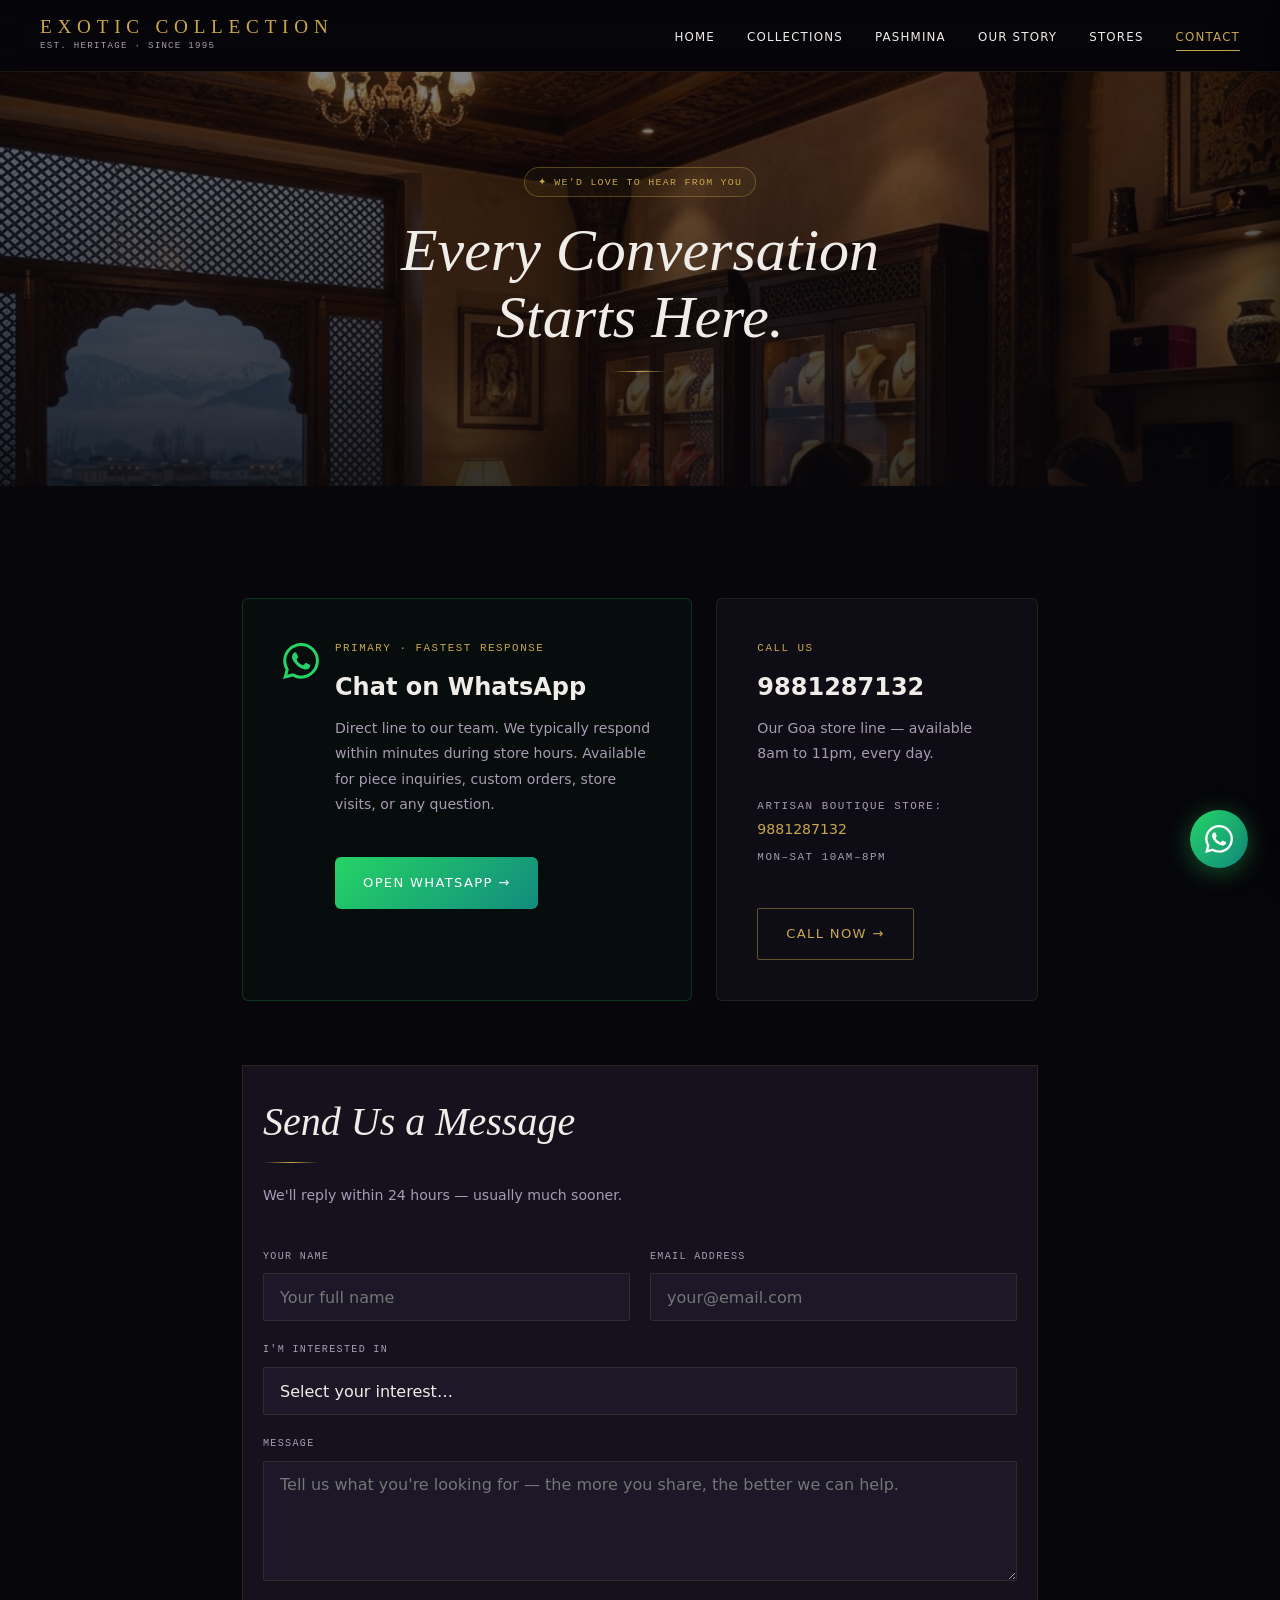
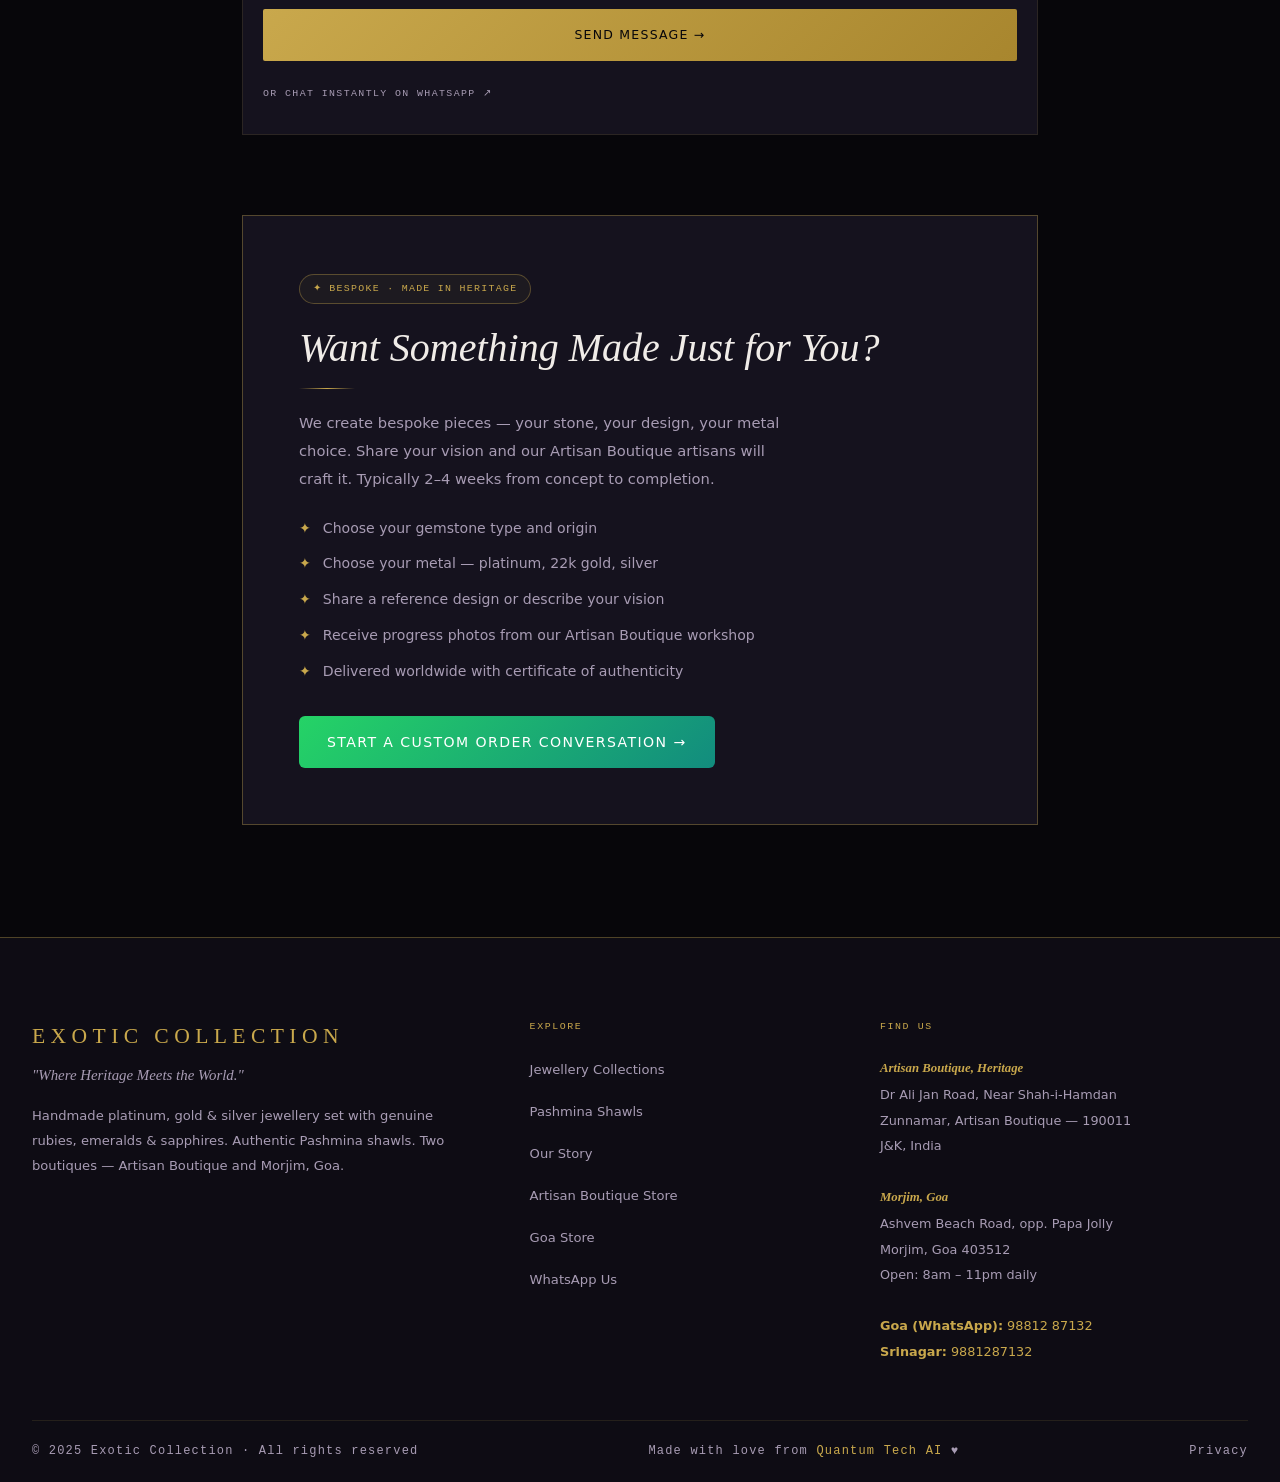
<file: contact.html>
<!DOCTYPE html>

<html lang="en">
<head><meta charset="utf-8"/><meta content="width=device-width, initial-scale=1.0" name="viewport"/><!-- 1. Preconnects -->
<link href="https://fonts.googleapis.com" rel="preconnect"/>
<link crossorigin="" href="https://fonts.gstatic.com" rel="preconnect"/><!-- 2. Preload hero image -->
<link as="image" fetchpriority="high" href="/img/heritage-studio.webp" rel="preload"/><!-- 4. Non-critical CSS deferred -->
<link href="css/design-system.css" media="print" onload="this.media='all'" rel="stylesheet"/>
<noscript><link href="css/design-system.css" rel="stylesheet"/></noscript>
<link href="css/contact.css" media="print" onload="this.media='all'" rel="stylesheet"/>
<noscript><link href="css/contact.css" rel="stylesheet"/></noscript>
<!-- 5. Primary SEO -->
<meta content="default-src 'self'; img-src 'self' https: data: blob:; font-src 'self' https://fonts.gstatic.com; style-src 'self' 'unsafe-inline' https://fonts.googleapis.com; script-src 'self' 'unsafe-inline' 'unsafe-eval' https://www.googletagmanager.com; connect-src 'self' https://wa.me https://www.google-analytics.com; frame-src https://www.google.com https://maps.google.com;" http-equiv="Content-Security-Policy"/>
<title>Contact Us | Exotic Collection</title>
<meta content="Contact Exotic Collection. Chat on WhatsApp, call us, or send a message. Custom orders welcome." name="description">
<meta content="index, follow" name="robots"/>
<link href="https://exoticcollection.in/contact.html" rel="canonical"/>
<meta content="#07060A" name="theme-color"/>
<!-- 6. Open Graph -->
<meta content="website" property="og:type"/>
<meta content="Contact Us | Exotic Collection" property="og:title"/>
<meta content="Contact Exotic Collection. Chat on WhatsApp, call us, or send a message. Custom orders welcome." property="og:description"/>
<meta content="https://exoticcollection.in/og-image.jpg" property="og:image"/>
<meta content="1200" property="og:image:width"/>
<meta content="630" property="og:image:height"/>
<meta content="https://exoticcollection.in/contact.html" property="og:url"/>
<meta content="Exotic Collection" property="og:site_name"/>
<!-- 7. Twitter Card -->
<meta content="summary_large_image" name="twitter:card"/>
<meta content="Contact Us | Exotic Collection" name="twitter:title"/>
<meta content="https://exoticcollection.in/og-image.jpg" name="twitter:image"/>
<!-- 8. Favicons -->
<link href="favicon.ico" rel="icon" sizes="32x32"/>
<link href="icon.svg" rel="icon" type="image/svg+xml"/>
<link href="apple-touch-icon.png" rel="apple-touch-icon"/>
<link href="manifest.json" rel="manifest"/>
<!-- 9. Fonts -->
<link href="https://fonts.googleapis.com/css2?family=Cormorant+Garamond:ital,wght@0,300;0,400;0,500;1,300;1,400;1,500&amp;family=DM+Sans:wght@300;400;500&amp;display=swap" rel="stylesheet"/>
</meta></head>
<body>
<a class="skip-link" href="#main" style="position: absolute; top: -100%; left: 16px; background: #C9A84C; color: #07060A; padding: 8px 16px; border-radius: 0 0 8px 8px; font-weight: 500; z-index: 10000; transition: top 0.2s;">Skip to main content</a>
<div id="progress-bar" style="position: fixed; top: 0; left: 0; z-index: 9999; height: 2px; width: 0%; background: #C9A84C; transition: width 0.2s ease; will-change: width;"></div>
<script>
document.addEventListener('DOMContentLoaded', () => {
  document.getElementById('progress-bar').style.width = '100%';
  setTimeout(() => {
    document.getElementById('progress-bar').style.opacity = '0';
  }, 400);
});
</script>
<main id="main">
<section class="page-hero" style="height:46vh">
<div class="page-hero-bg" style="background-image:url('img/heritage-studio.png'); background-position: center 30%;"></div>
<div class="page-hero-overlay"></div>
<div class="page-hero-content">
<div class="pill reveal" style="margin-bottom:1.25rem">✦ We'd Love to Hear From You</div>
<h1 class="display-lg reveal reveal-delay-1" style="font-style:italic">Every Conversation<br class="hide-mobile"/>Starts Here.</h1>
<div class="gold-divider reveal reveal-delay-2"></div>
</div>
</section>
<!-- Contact Blocks -->
<section class="section contact-section">
<div class="container-narrow">
<!-- Three primary contacts -->
<div class="contact-blocks reveal">
<!-- WhatsApp -->
<div class="contact-block contact-block-primary card">
<div class="contact-icon">
<svg style="width:36px;height:36px;fill:#25D366" viewbox="0 0 24 24" xmlns="http://www.w3.org/2000/svg"><path d="M17.472 14.382c-.297-.149-1.758-.867-2.03-.967-.273-.099-.471-.148-.67.15-.197.297-.767.966-.94 1.164-.173.199-.347.223-.644.075-.297-.15-1.255-.463-2.39-1.475-.883-.788-1.48-1.761-1.653-2.059-.173-.297-.018-.458.13-.606.134-.133.298-.347.446-.52.149-.174.198-.298.298-.497.099-.198.05-.371-.025-.52-.075-.149-.669-1.612-.916-2.207-.242-.579-.487-.5-.669-.51-.173-.008-.371-.01-.57-.01-.198 0-.52.074-.792.372-.272.297-1.04 1.016-1.04 2.479 0 1.462 1.065 2.875 1.213 3.074.149.198 2.096 3.2 5.077 4.487.709.306 1.262.489 1.694.625.712.227 1.36.195 1.871.118.571-.085 1.758-.719 2.006-1.413.248-.694.248-1.289.173-1.413-.074-.124-.272-.198-.57-.347m-5.421 7.403h-.004a9.87 9.87 0 01-5.031-1.378l-.361-.214-3.741.982.998-3.648-.235-.374a9.86 9.86 0 01-1.51-5.26c.001-5.45 4.436-9.884 9.888-9.884 2.64 0 5.122 1.03 6.988 2.898a9.825 9.825 0 012.893 6.994c-.003 5.45-4.437 9.884-9.885 9.884m8.413-18.297A11.815 11.815 0 0012.05 0C5.495 0 .16 5.335.157 11.892c0 2.096.547 4.142 1.588 5.945L.057 24l6.305-1.654a11.882 11.882 0 005.683 1.448h.005c6.554 0 11.89-5.335 11.893-11.893a11.821 11.821 0 00-3.48-8.413z"></path></svg>
</div>
<div class="contact-block-content">
<div class="label-mono text-gold" style="margin-bottom:.5rem">Primary · Fastest Response</div>
<h2 class="display-sm" style="margin-bottom:.5rem">Chat on WhatsApp</h2>
<p style="font-size:.88rem;color:var(--muted);line-height:1.8;margin-bottom:1.5rem">Direct line to our team. We typically respond within minutes during store hours. Available for piece inquiries, custom orders, store visits, or any question.</p>
<a class="btn btn-whatsapp" href="https://wa.me/919881287132?text=Hello%2C+I+found+Exotic+Collection+online+and+would+like+to+know+more+about+your+pieces." rel="noopener" style="font-size:.82rem" target="_blank">Open WhatsApp →</a>
</div>
</div>
<!-- Phone -->
<div class="contact-block card">
<div class="contact-block-content">
<div class="label-mono text-gold" style="margin-bottom:.5rem">Call Us</div>
<h2 class="display-sm" style="margin-bottom:.5rem">9881287132</h2>
<p style="font-size:.88rem;color:var(--muted);line-height:1.8;margin-bottom:1.5rem">Our Goa store line — available 8am to 11pm, every day.<br class="hide-mobile"/><br class="hide-mobile"/><span class="label-mono">Artisan Boutique store:</span><br class="hide-mobile"/><a href="tel:9881287132" style="color:var(--gold)">9881287132</a><br class="hide-mobile"/><span class="label-mono">Mon–Sat 10am–8pm</span></p>
<a class="btn btn-outline-gold" href="tel:9881287132" style="font-size:.82rem">Call Now →</a>
</div>
</div>
</div>
<!-- Inquiry Form -->
<div class="contact-form-block reveal" style="margin-top:4rem">
<div class="section-header" style="margin-bottom:2.5rem;text-align:left">
<h2 class="display-md">Send Us a Message</h2>
<div class="gold-divider gold-divider-left" style="margin-top:1rem"></div>
<p style="font-size:.88rem;color:var(--muted);margin-top:.75rem">We'll reply within 24 hours — usually much sooner.</p>
</div>
<form class="contact-form" id="contact-form" novalidate="">
<div class="form-row">
<div class="form-group">
<label class="form-label" for="contact-name">Your Name</label>
<input class="form-input" id="contact-name" name="name" placeholder="Your full name" required="" type="text"/>
</div>
<div class="form-group">
<label class="form-label" for="contact-email">Email Address</label>
<input class="form-input" id="contact-email" name="email" placeholder="your@email.com" required="" type="email"/>
</div>
</div>
<div class="form-group" style="margin-top:1.25rem">
<label class="form-label" for="contact-interest">I'm Interested In</label>
<select class="form-select" id="contact-interest" name="interest">
<option disabled="" selected="" value="">Select your interest…</option>
<option value="jewellery">Jewellery — Specific Piece</option>
<option value="pashmina">Pashmina Shawls</option>
<option value="custom">Custom Order</option>
<option value="visit">Planning a Store Visit</option>
<option value="shipping">Worldwide Shipping Inquiry</option>
<option value="other">Other</option>
</select>
</div>
<div class="form-group" style="margin-top:1.25rem">
<label class="form-label" for="contact-message">Message</label>
<textarea class="form-textarea" id="contact-message" name="message" placeholder="Tell us what you're looking for — the more you share, the better we can help."></textarea>
</div>
<div style="margin-top:1.75rem;display:flex;align-items:center;gap:1.5rem;flex-wrap:wrap">
<button class="btn btn-gold" id="contact-submit" type="submit">Send Message →</button>
<span class="label-mono" style="font-size:.62rem">Or chat instantly on WhatsApp ↗</span>
</div>
<div class="form-success" id="form-success" style="display:none">
<span class="text-gold">✓</span> Your message has been sent. We'll be in touch shortly.
        </div>
</form>
</div>
<!-- Custom Orders -->
<div class="custom-order-block reveal" style="margin-top:5rem">
<div class="custom-order-content">
<div class="pill" style="margin-bottom:1.25rem">✦ Bespoke · Made in Heritage</div>
<h2 class="display-md" style="margin-bottom:.75rem">Want Something Made Just for You?</h2>
<div class="gold-divider gold-divider-left" style="margin:1rem 0 1.25rem"></div>
<p style="font-size:.92rem;color:var(--muted);line-height:1.9;max-width:500px">We create bespoke pieces — your stone, your design, your metal choice. Share your vision and our Artisan Boutique artisans will craft it. Typically 2–4 weeks from concept to completion.</p>
<ul class="custom-order-features">
<li><span class="text-gold">✦</span> Choose your gemstone type and origin</li>
<li><span class="text-gold">✦</span> Choose your metal — platinum, 22k gold, silver</li>
<li><span class="text-gold">✦</span> Share a reference design or describe your vision</li>
<li><span class="text-gold">✦</span> Receive progress photos from our Artisan Boutique workshop</li>
<li><span class="text-gold">✦</span> Delivered worldwide with certificate of authenticity</li>
</ul>
<a class="btn btn-whatsapp" href="https://wa.me/919881287132?text=Hello%2C+I%27d+like+to+start+a+custom+order+conversation+with+Exotic+Collection." rel="noopener" style="margin-top:2rem" target="_blank">Start a Custom Order Conversation →</a>
</div>
</div>
</div>
</section>
<script defer="" src="js/shared.js?v=2.4"></script>
<script defer="" src="js/main.js?v=2.4"></script>
<script>
  document.addEventListener('DOMContentLoaded', () => {

  injectNavbar('contact.html');
  injectWhatsApp("Hello, I found Exotic Collection online and would like to get in touch.");
  injectFooter();

  // Form handler (demo — sends WhatsApp in real use)
  document.getElementById('contact-form').addEventListener('submit', function(e) {
    e.preventDefault();
    const name    = document.getElementById('contact-name').value.trim();
    const email   = document.getElementById('contact-email').value.trim();
    const interest= document.getElementById('contact-interest').value;
    const message = document.getElementById('contact-message').value.trim();
    if (!name || !email) return;
    const text = encodeURIComponent(
      `Hello, I'm ${name} (${email}). Interest: ${interest || 'General'}. ${message}`
    );
    // Open WhatsApp with pre-filled details
    window.open(`https://wa.me/919881287132?text=${text}`, '_blank');
    document.getElementById('form-success').style.display = 'flex';
    this.reset();
  });

  });
</script>
<script>
  if ('serviceWorker' in navigator) {
    window.addEventListener('load', () => {
      navigator.serviceWorker.register('/sw.js')
        .catch(err => console.warn('SW failed:', err));
    });
  }
</script>
</main></body>
</html>
</file>
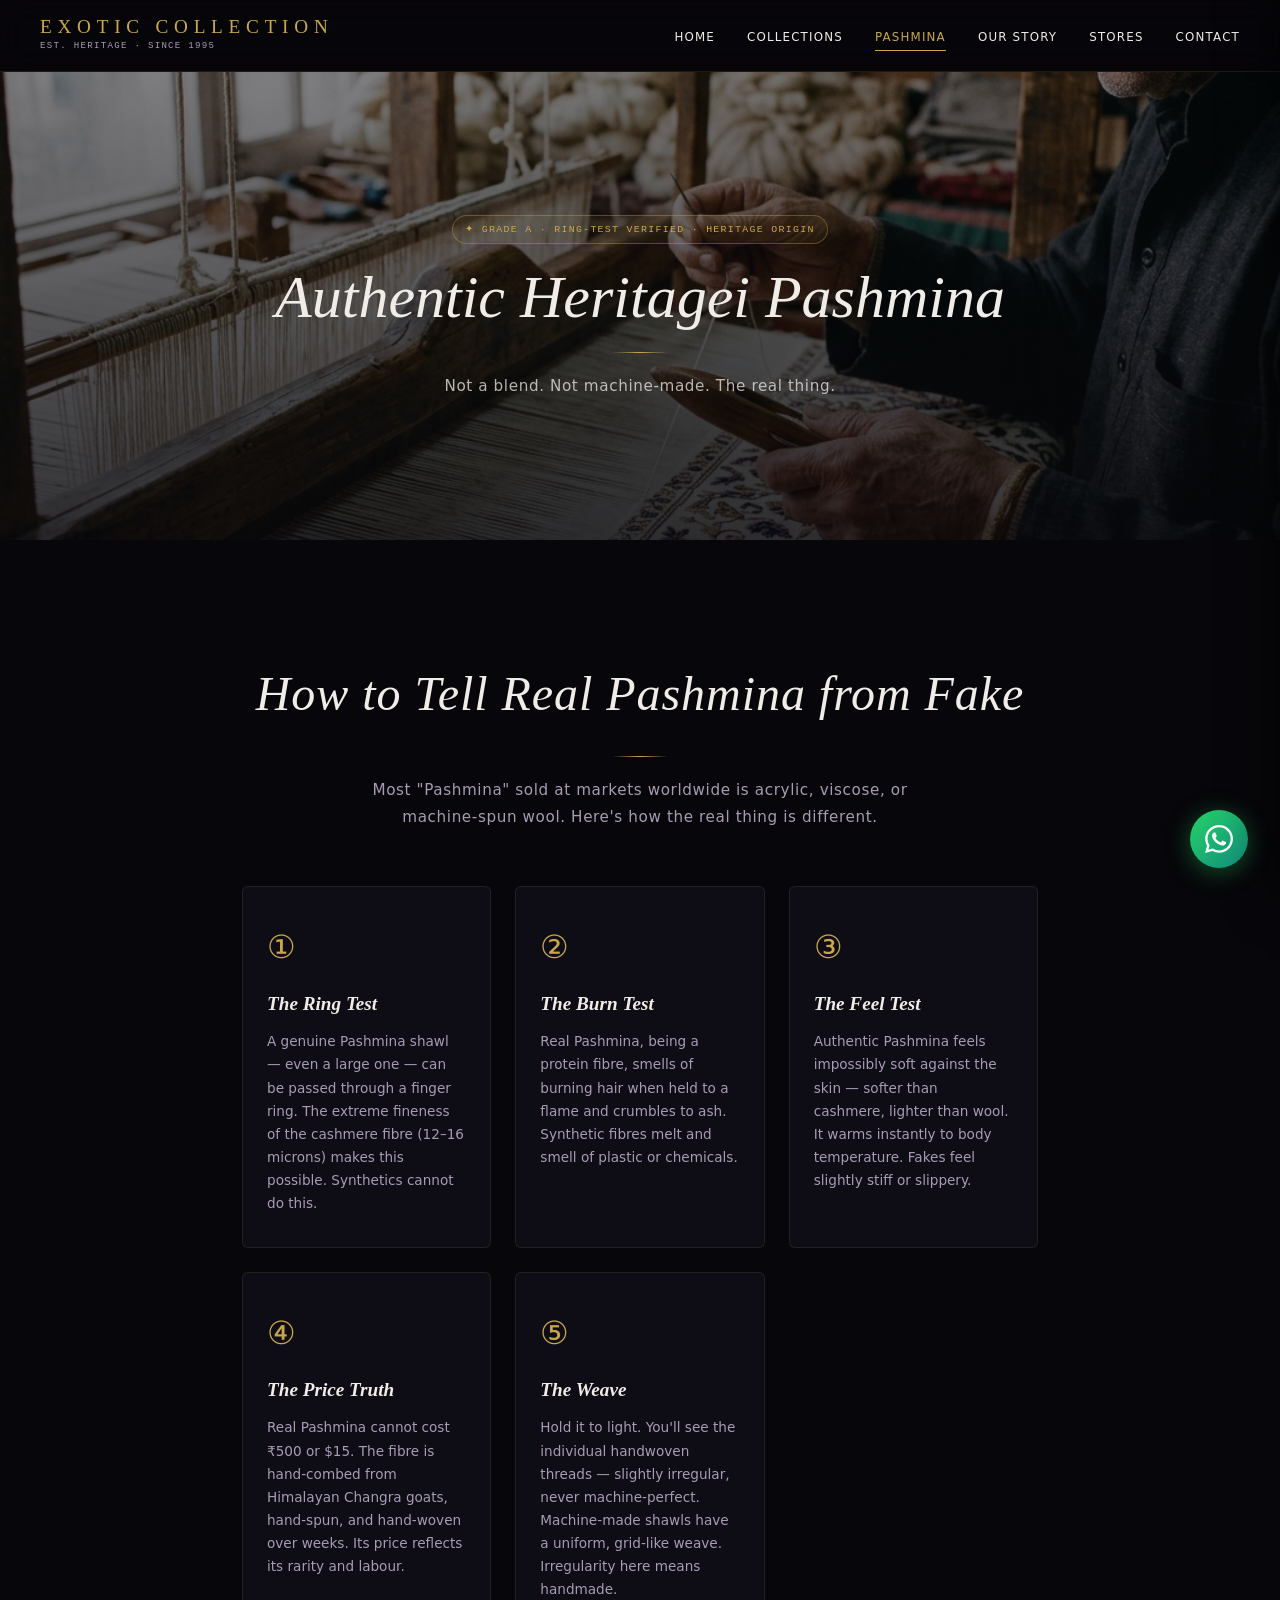
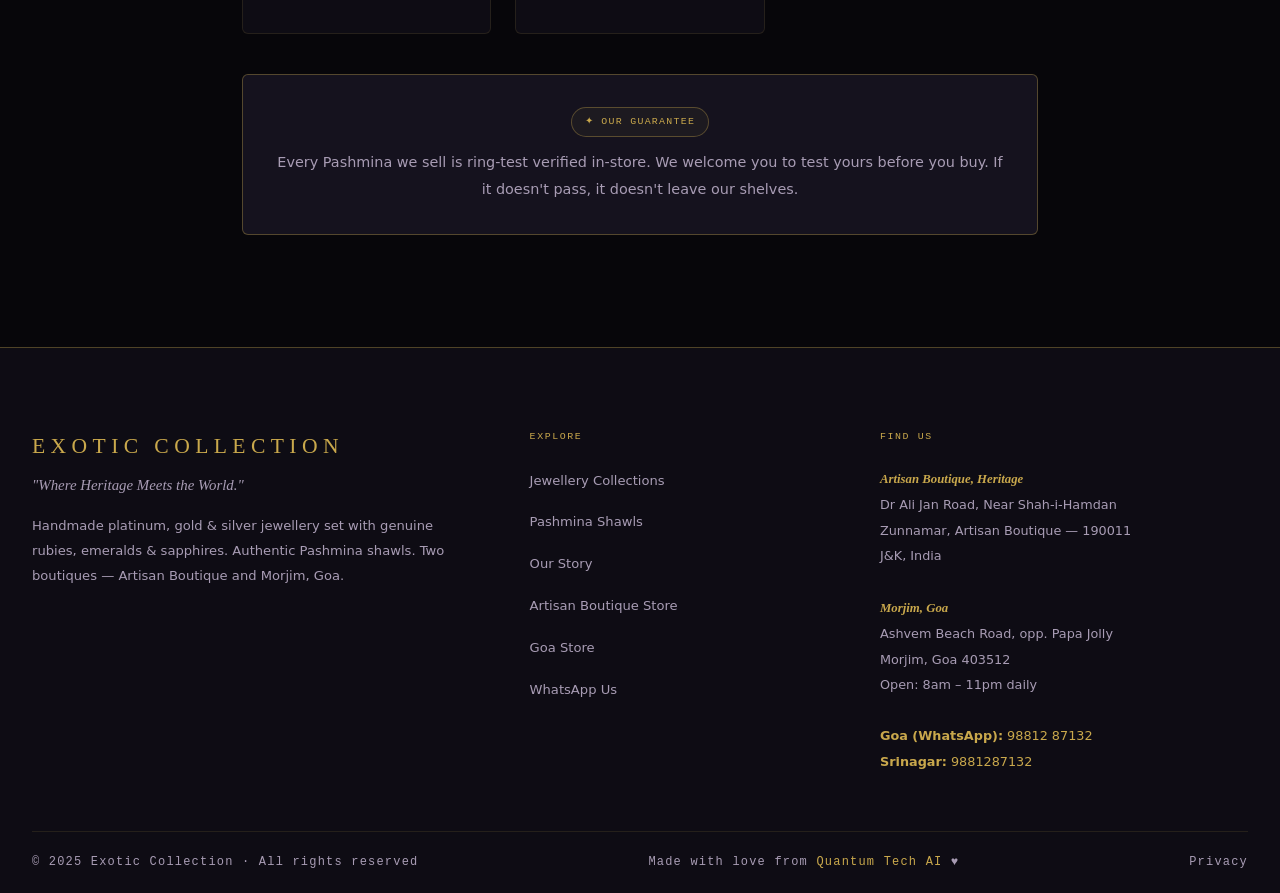
<file: pashmina.html>
<!DOCTYPE html>

<html lang="en">
<head><meta charset="utf-8"/><meta content="width=device-width, initial-scale=1.0" name="viewport"/><!-- 1. Preconnects -->
<link href="https://fonts.googleapis.com" rel="preconnect"/>
<link crossorigin="" href="https://fonts.gstatic.com" rel="preconnect"/><!-- 2. Preload hero image -->
<link as="image" fetchpriority="high" href="/img/pashmina-artisan.webp" rel="preload"/><!-- 4. Non-critical CSS deferred -->
<link href="css/design-system.css" media="print" onload="this.media='all'" rel="stylesheet"/>
<noscript><link href="css/design-system.css" rel="stylesheet"/></noscript>
<link href="css/pashmina.css" media="print" onload="this.media='all'" rel="stylesheet"/>
<noscript><link href="css/pashmina.css" rel="stylesheet"/></noscript>
<!-- 5. Primary SEO -->
<meta content="default-src 'self'; img-src 'self' https: data: blob:; font-src 'self' https://fonts.gstatic.com; style-src 'self' 'unsafe-inline' https://fonts.googleapis.com; script-src 'self' 'unsafe-inline' 'unsafe-eval' https://www.googletagmanager.com; connect-src 'self' https://wa.me https://www.google-analytics.com; frame-src https://www.google.com https://maps.google.com;" http-equiv="Content-Security-Policy"/>
<title>Authentic Kashmir Pashmina | Exotic Collection</title>
<meta content="Authentic Grade A Kashmiri Pashmina shawls, stoles and wraps. Not machine-made, not blended — the real thing, sourced directly from Kashmir weavers." name="description">
<meta content="index, follow" name="robots"/>
<link href="https://exoticcollection.in/pashmina.html" rel="canonical"/>
<meta content="#07060A" name="theme-color"/>
<!-- 6. Open Graph -->
<meta content="website" property="og:type"/>
<meta content="Authentic Kashmir Pashmina | Exotic Collection" property="og:title"/>
<meta content="Authentic Grade A Kashmiri Pashmina shawls, stoles and wraps. Not machine-made, not blended — the real thing, sourced directly from Kashmir weavers." property="og:description"/>
<meta content="https://exoticcollection.in/og-image.jpg" property="og:image"/>
<meta content="1200" property="og:image:width"/>
<meta content="630" property="og:image:height"/>
<meta content="https://exoticcollection.in/pashmina.html" property="og:url"/>
<meta content="Exotic Collection" property="og:site_name"/>
<!-- 7. Twitter Card -->
<meta content="summary_large_image" name="twitter:card"/>
<meta content="Authentic Kashmir Pashmina | Exotic Collection" name="twitter:title"/>
<meta content="https://exoticcollection.in/og-image.jpg" name="twitter:image"/>
<!-- 8. Favicons -->
<link href="favicon.ico" rel="icon" sizes="32x32"/>
<link href="icon.svg" rel="icon" type="image/svg+xml"/>
<link href="apple-touch-icon.png" rel="apple-touch-icon"/>
<link href="manifest.json" rel="manifest"/>
<!-- 9. Fonts -->
<link href="https://fonts.googleapis.com/css2?family=Cormorant+Garamond:ital,wght@0,300;0,400;0,500;1,300;1,400;1,500&amp;family=DM+Sans:wght@300;400;500&amp;display=swap" rel="stylesheet"/>
<script type="application/ld+json">
{
  "@context": "https://schema.org",
  "@type": "FAQPage",
  "mainEntity": [{
    "@type": "Question",
    "name": "How do I identify genuine Pashmina?",
    "acceptedAnswer": {
      "@type": "Answer",
      "text": "Genuine Pashmina passes through a finger ring, feels warm without weight, and has no sheen — it is matte. Machine-made blends feel different and often shine."
    }
  }]
}
</script></meta></head>
<body>
<a class="skip-link" href="#main" style="position: absolute; top: -100%; left: 16px; background: #C9A84C; color: #07060A; padding: 8px 16px; border-radius: 0 0 8px 8px; font-weight: 500; z-index: 10000; transition: top 0.2s;">Skip to main content</a>
<div id="progress-bar" style="position: fixed; top: 0; left: 0; z-index: 9999; height: 2px; width: 0%; background: #C9A84C; transition: width 0.2s ease; will-change: width;"></div>
<script>
document.addEventListener('DOMContentLoaded', () => {
  document.getElementById('progress-bar').style.width = '100%';
  setTimeout(() => {
    document.getElementById('progress-bar').style.opacity = '0';
  }, 400);
});
</script>
<main id="main">
<section class="page-hero">
<div class="page-hero-bg" style="background-image:url('img/pashmina-artisan.png')"></div>
<div class="page-hero-overlay"></div>
<div class="page-hero-content">
<div class="pill reveal" style="margin-bottom:1.25rem">✦ Grade A · Ring-Test Verified · Heritage Origin</div>
<h1 class="display-lg reveal reveal-delay-1">Authentic Heritagei Pashmina</h1>
<div class="gold-divider reveal reveal-delay-2"></div>
<p class="section-subtitle reveal reveal-delay-3" style="color:rgba(240,236,232,0.75)">Not a blend. Not machine-made. The real thing.</p>
</div>
</section>
<!-- Trust Education Section -->
<section class="section pash-education-section">
<div class="container-narrow">
<div class="section-header reveal">
<h2 class="section-title">How to Tell Real Pashmina from Fake</h2>
<div class="gold-divider"></div>
<p class="section-subtitle">Most "Pashmina" sold at markets worldwide is acrylic, viscose, or machine-spun wool. Here's how the real thing is different.</p>
</div>
<div class="pash-tests reveal" style="margin-top:3.5rem">
<div class="pash-test-card card">
<div class="pash-test-icon text-gold">①</div>
<h3 class="pash-test-title">The Ring Test</h3>
<p class="pash-test-desc">A genuine Pashmina shawl — even a large one — can be passed through a finger ring. The extreme fineness of the cashmere fibre (12–16 microns) makes this possible. Synthetics cannot do this.</p>
</div>
<div class="pash-test-card card">
<div class="pash-test-icon text-gold">②</div>
<h3 class="pash-test-title">The Burn Test</h3>
<p class="pash-test-desc">Real Pashmina, being a protein fibre, smells of burning hair when held to a flame and crumbles to ash. Synthetic fibres melt and smell of plastic or chemicals.</p>
</div>
<div class="pash-test-card card">
<div class="pash-test-icon text-gold">③</div>
<h3 class="pash-test-title">The Feel Test</h3>
<p class="pash-test-desc">Authentic Pashmina feels impossibly soft against the skin — softer than cashmere, lighter than wool. It warms instantly to body temperature. Fakes feel slightly stiff or slippery.</p>
</div>
<div class="pash-test-card card">
<div class="pash-test-icon text-gold">④</div>
<h3 class="pash-test-title">The Price Truth</h3>
<p class="pash-test-desc">Real Pashmina cannot cost ₹500 or $15. The fibre is hand-combed from Himalayan Changra goats, hand-spun, and hand-woven over weeks. Its price reflects its rarity and labour.</p>
</div>
<div class="pash-test-card card">
<div class="pash-test-icon text-gold">⑤</div>
<h3 class="pash-test-title">The Weave</h3>
<p class="pash-test-desc">Hold it to light. You'll see the individual handwoven threads — slightly irregular, never machine-perfect. Machine-made shawls have a uniform, grid-like weave. Irregularity here means handmade.</p>
</div>
</div>
<div class="pash-trust-note reveal" style="margin-top:2.5rem">
<div class="pill" style="margin-bottom:.75rem">✦ Our Guarantee</div>
<p style="color:var(--muted);font-size:.9rem;line-height:1.85;text-align:center">Every Pashmina we sell is ring-test verified in-store. We welcome you to test yours before you buy. If it doesn't pass, it doesn't leave our shelves.</p>
</div>
</div>
</section>
<script defer="" src="js/shared.js?v=2.4"></script>
<script defer="" src="js/main.js?v=2.4"></script>
<script>
  document.addEventListener('DOMContentLoaded', () => {

  injectNavbar('pashmina.html');
  injectWhatsApp("I'd like to ask about your Pashmina collection.");
  injectFooter();

  });
</script>
<script>
  if ('serviceWorker' in navigator) {
    window.addEventListener('load', () => {
      navigator.serviceWorker.register('/sw.js')
        .catch(err => console.warn('SW failed:', err));
    });
  }
</script>
</main></body>
</html>
</file>
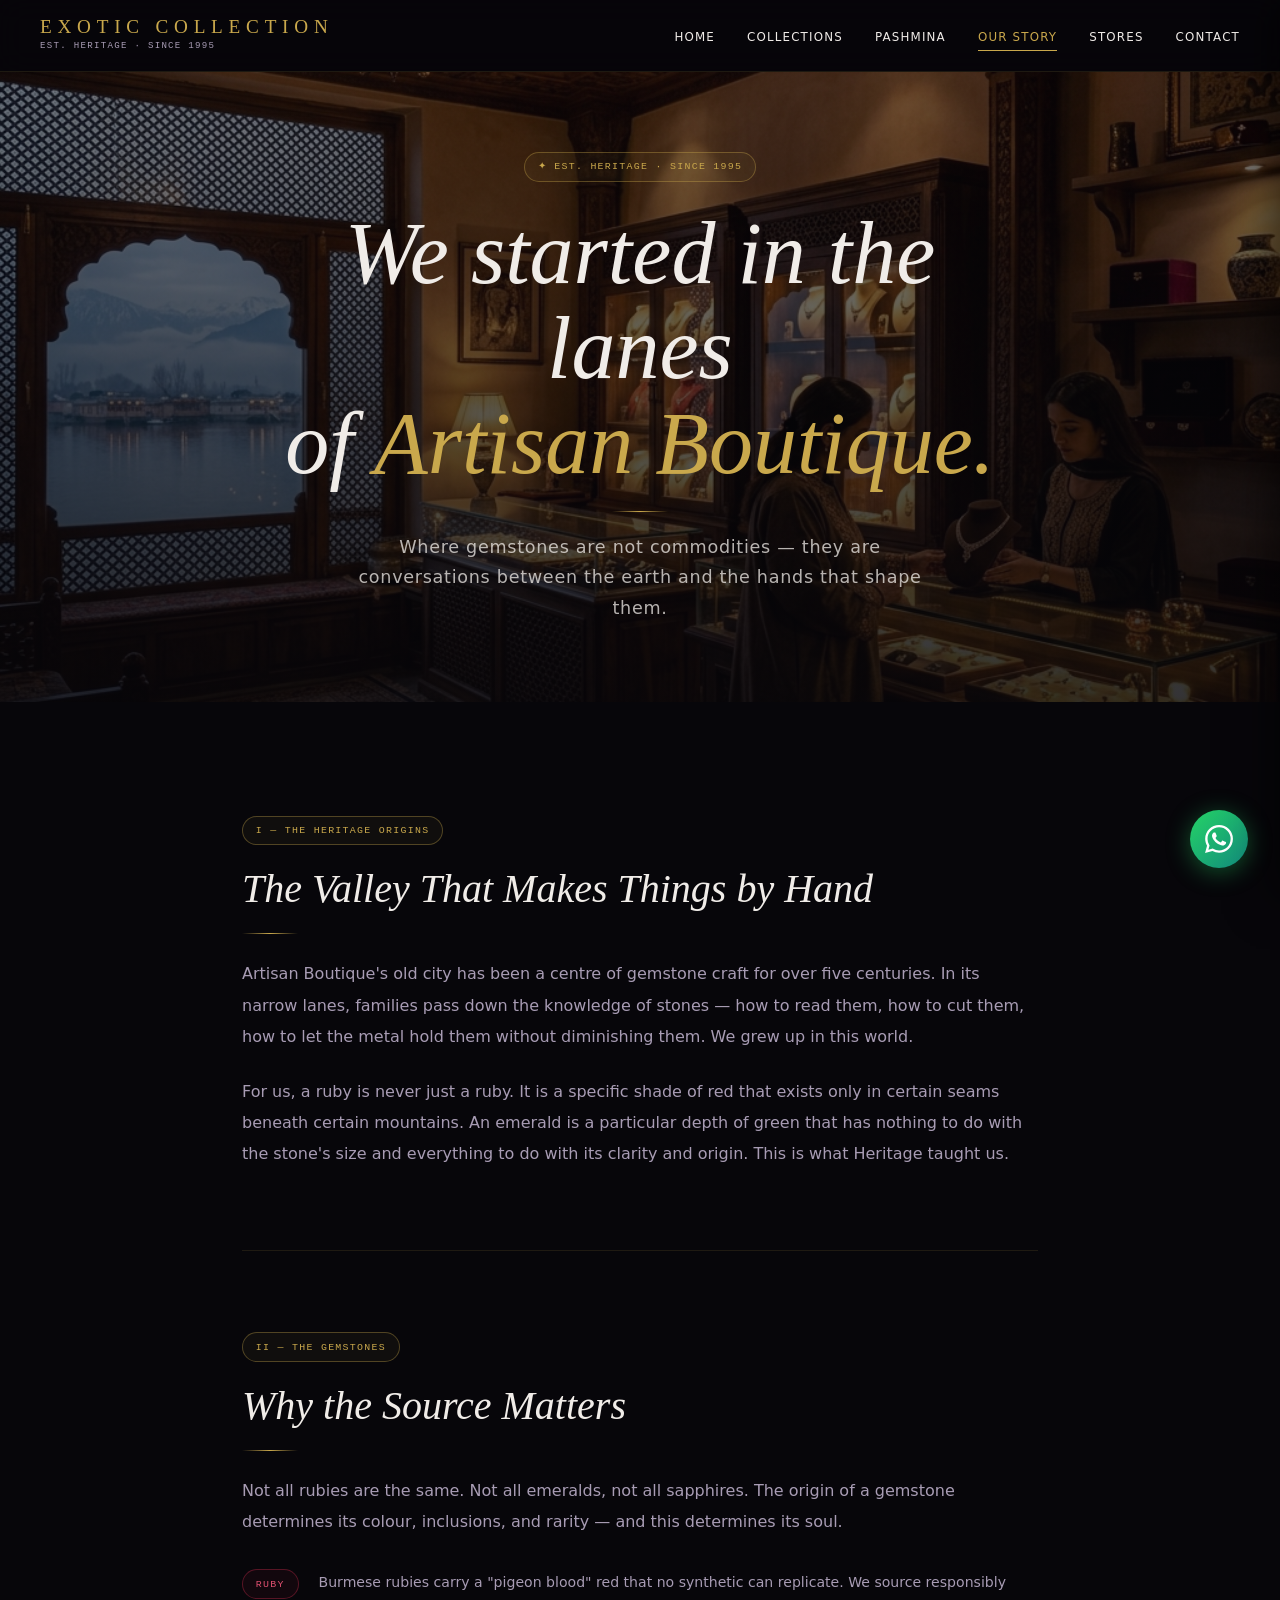
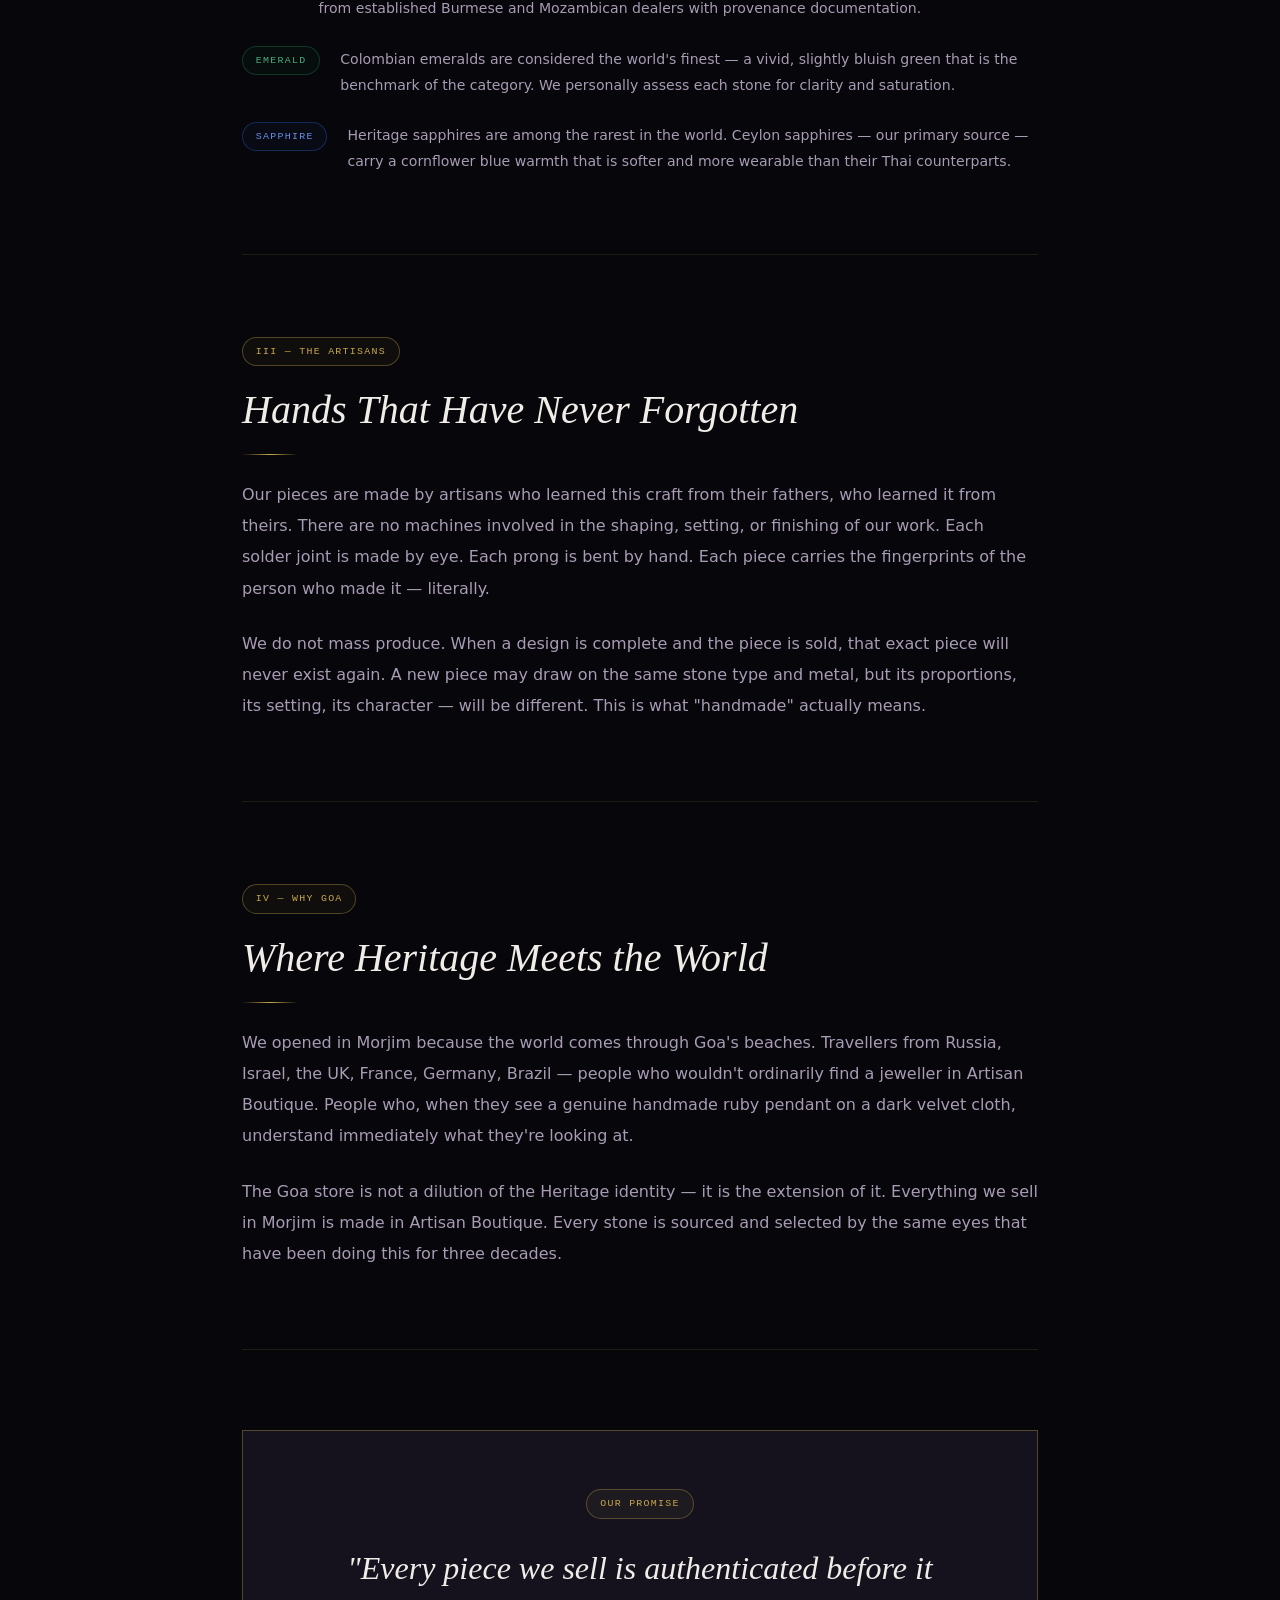
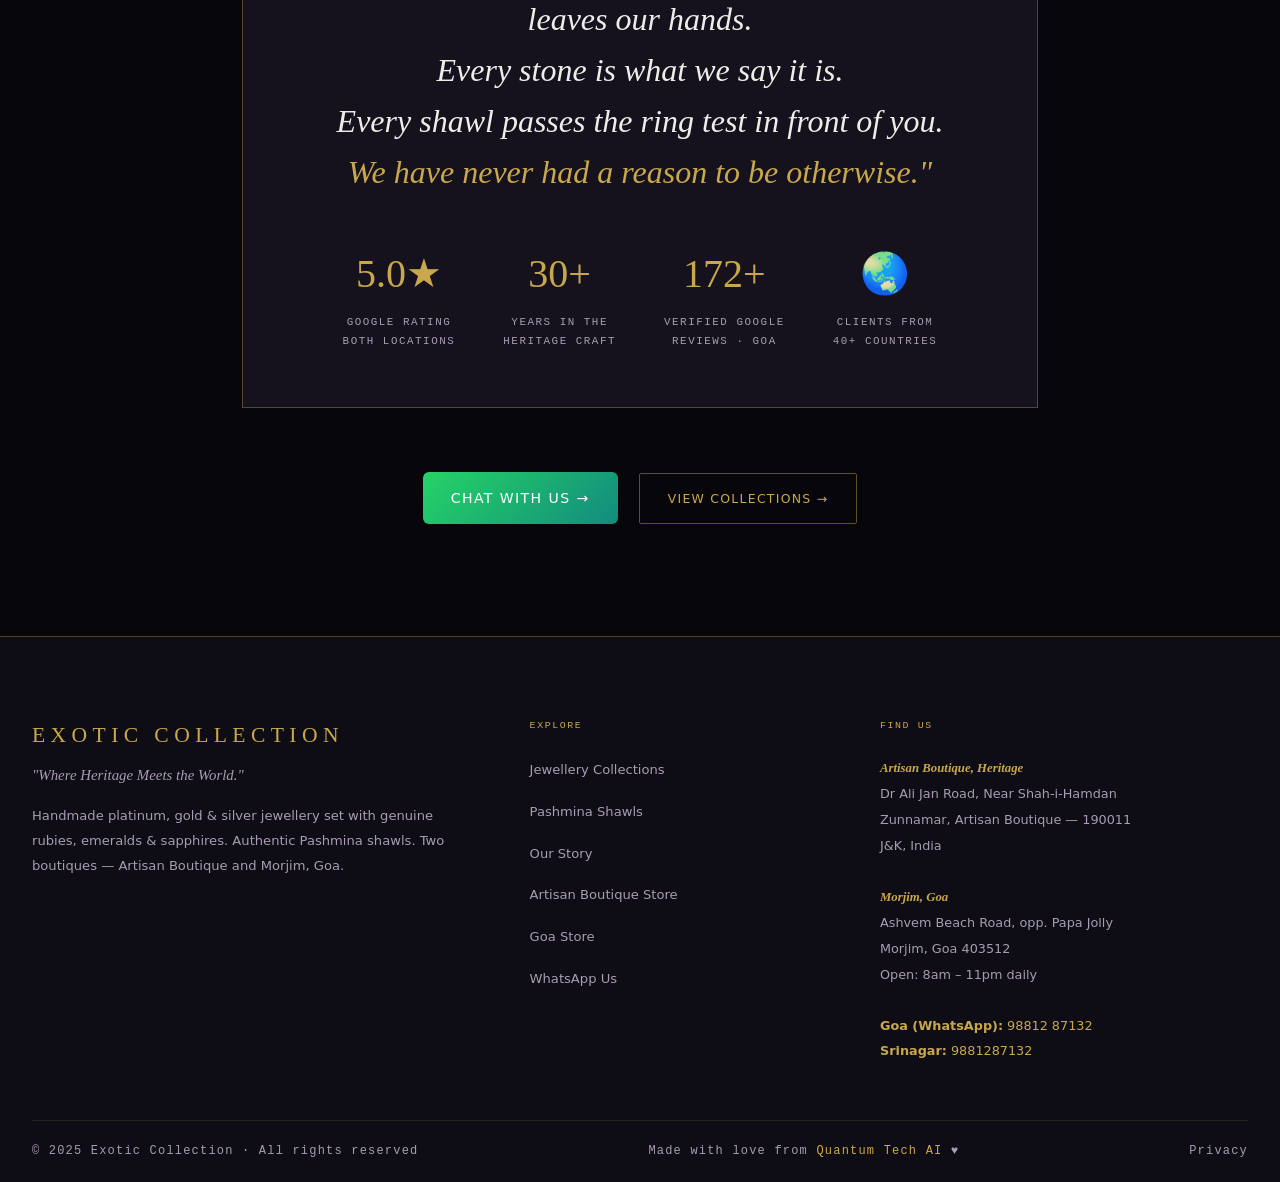
<file: story.html>
<!DOCTYPE html>

<html lang="en">
<head><meta charset="utf-8"/><meta content="width=device-width, initial-scale=1.0" name="viewport"/><!-- 1. Preconnects -->
<link href="https://fonts.googleapis.com" rel="preconnect"/>
<link crossorigin="" href="https://fonts.gstatic.com" rel="preconnect"/><!-- 2. Preload hero image -->
<link as="image" fetchpriority="high" href="/img/heritage-studio.webp" rel="preload"/><!-- 4. Non-critical CSS deferred -->
<link href="css/design-system.css" media="print" onload="this.media='all'" rel="stylesheet"/>
<noscript><link href="css/design-system.css" rel="stylesheet"/></noscript>
<link href="css/story.css" media="print" onload="this.media='all'" rel="stylesheet"/>
<noscript><link href="css/story.css" rel="stylesheet"/></noscript>
<!-- 5. Primary SEO -->
<meta content="default-src 'self'; img-src 'self' https: data: blob:; font-src 'self' https://fonts.gstatic.com; style-src 'self' 'unsafe-inline' https://fonts.googleapis.com; script-src 'self' 'unsafe-inline' 'unsafe-eval' https://www.googletagmanager.com; connect-src 'self' https://wa.me https://www.google-analytics.com; frame-src https://www.google.com https://maps.google.com;" http-equiv="Content-Security-Policy"/>
<title>Our Story | Exotic Collection | Kashmir Heritage</title>
<meta content="Three generations of Kashmiri jewellery artisans. Hand-making platinum and gold pieces set with authentic gemstones." name="description">
<meta content="index, follow" name="robots"/>
<link href="https://exoticcollection.in/story.html" rel="canonical"/>
<meta content="#07060A" name="theme-color"/>
<!-- 6. Open Graph -->
<meta content="website" property="og:type"/>
<meta content="Our Story | Exotic Collection | Kashmir Heritage" property="og:title"/>
<meta content="Three generations of Kashmiri jewellery artisans. Hand-making platinum and gold pieces set with authentic gemstones." property="og:description"/>
<meta content="https://exoticcollection.in/og-image.jpg" property="og:image"/>
<meta content="1200" property="og:image:width"/>
<meta content="630" property="og:image:height"/>
<meta content="https://exoticcollection.in/story.html" property="og:url"/>
<meta content="Exotic Collection" property="og:site_name"/>
<!-- 7. Twitter Card -->
<meta content="summary_large_image" name="twitter:card"/>
<meta content="Our Story | Exotic Collection | Kashmir Heritage" name="twitter:title"/>
<meta content="https://exoticcollection.in/og-image.jpg" name="twitter:image"/>
<!-- 8. Favicons -->
<link href="favicon.ico" rel="icon" sizes="32x32"/>
<link href="icon.svg" rel="icon" type="image/svg+xml"/>
<link href="apple-touch-icon.png" rel="apple-touch-icon"/>
<link href="manifest.json" rel="manifest"/>
<!-- 9. Fonts -->
<link href="https://fonts.googleapis.com/css2?family=Cormorant+Garamond:ital,wght@0,300;0,400;0,500;1,300;1,400;1,500&amp;family=DM+Sans:wght@300;400;500&amp;display=swap" rel="stylesheet"/>
</meta></head>
<body>
<a class="skip-link" href="#main" style="position: absolute; top: -100%; left: 16px; background: #C9A84C; color: #07060A; padding: 8px 16px; border-radius: 0 0 8px 8px; font-weight: 500; z-index: 10000; transition: top 0.2s;">Skip to main content</a>
<div id="progress-bar" style="position: fixed; top: 0; left: 0; z-index: 9999; height: 2px; width: 0%; background: #C9A84C; transition: width 0.2s ease; will-change: width;"></div>
<script>
document.addEventListener('DOMContentLoaded', () => {
  document.getElementById('progress-bar').style.width = '100%';
  setTimeout(() => {
    document.getElementById('progress-bar').style.opacity = '0';
  }, 400);
});
</script>
<!-- Hero -->
<main id="main">
<section class="page-hero" style="height:70vh;min-height:480px">
<div class="page-hero-bg" style="background-image:url('img/heritage-studio.png')"></div>
<div class="page-hero-overlay"></div>
<div class="page-hero-content" style="max-width:780px;margin:0 auto">
<div class="pill reveal" style="margin-bottom:1.5rem">✦ Est. Heritage · Since 1995</div>
<h1 class="display-xl reveal reveal-delay-1" style="color:var(--pearl)">
      We started in the lanes<br/>
      of <em class="text-gold">Artisan Boutique.</em>
</h1>
<div class="gold-divider reveal reveal-delay-2"></div>
<p class="section-subtitle reveal reveal-delay-3" style="color:rgba(240,236,232,0.75);font-size:1.1rem;max-width:580px">
      Where gemstones are not commodities — they are conversations between the earth and the hands that shape them.
    </p>
</div>
</section>
<!-- Story Sections -->
<section class="section story-section">
<div class="container-narrow">
<!-- Origins -->
<div class="story-block reveal">
<div class="story-eyebrow pill">I — The Heritage Origins</div>
<h2 class="display-md story-heading">The Valley That Makes Things by Hand</h2>
<div class="gold-divider gold-divider-left"></div>
<p class="story-body">Artisan Boutique's old city has been a centre of gemstone craft for over five centuries. In its narrow lanes, families pass down the knowledge of stones — how to read them, how to cut them, how to let the metal hold them without diminishing them. We grew up in this world.</p>
<p class="story-body">For us, a ruby is never just a ruby. It is a specific shade of red that exists only in certain seams beneath certain mountains. An emerald is a particular depth of green that has nothing to do with the stone's size and everything to do with its clarity and origin. This is what Heritage taught us.</p>
</div>
<!-- Gems -->
<div class="story-block reveal">
<div class="story-eyebrow pill">II — The Gemstones</div>
<h2 class="display-md story-heading">Why the Source Matters</h2>
<div class="gold-divider gold-divider-left"></div>
<p class="story-body">Not all rubies are the same. Not all emeralds, not all sapphires. The origin of a gemstone determines its colour, inclusions, and rarity — and this determines its soul.</p>
<div class="story-gem-facts">
<div class="story-gem-fact">
<span class="pill pill-ruby">Ruby</span>
<p>Burmese rubies carry a "pigeon blood" red that no synthetic can replicate. We source responsibly from established Burmese and Mozambican dealers with provenance documentation.</p>
</div>
<div class="story-gem-fact">
<span class="pill pill-emerald">Emerald</span>
<p>Colombian emeralds are considered the world's finest — a vivid, slightly bluish green that is the benchmark of the category. We personally assess each stone for clarity and saturation.</p>
</div>
<div class="story-gem-fact">
<span class="pill pill-sapphire">Sapphire</span>
<p>Heritage sapphires are among the rarest in the world. Ceylon sapphires — our primary source — carry a cornflower blue warmth that is softer and more wearable than their Thai counterparts.</p>
</div>
</div>
</div>
<!-- Artisans -->
<div class="story-block reveal">
<div class="story-eyebrow pill">III — The Artisans</div>
<h2 class="display-md story-heading">Hands That Have Never Forgotten</h2>
<div class="gold-divider gold-divider-left"></div>
<p class="story-body">Our pieces are made by artisans who learned this craft from their fathers, who learned it from theirs. There are no machines involved in the shaping, setting, or finishing of our work. Each solder joint is made by eye. Each prong is bent by hand. Each piece carries the fingerprints of the person who made it — literally.</p>
<p class="story-body">We do not mass produce. When a design is complete and the piece is sold, that exact piece will never exist again. A new piece may draw on the same stone type and metal, but its proportions, its setting, its character — will be different. This is what "handmade" actually means.</p>
</div>
<!-- Why Goa -->
<div class="story-block reveal">
<div class="story-eyebrow pill">IV — Why Goa</div>
<h2 class="display-md story-heading">Where Heritage Meets the World</h2>
<div class="gold-divider gold-divider-left"></div>
<p class="story-body">We opened in Morjim because the world comes through Goa's beaches. Travellers from Russia, Israel, the UK, France, Germany, Brazil — people who wouldn't ordinarily find a jeweller in Artisan Boutique. People who, when they see a genuine handmade ruby pendant on a dark velvet cloth, understand immediately what they're looking at.</p>
<p class="story-body">The Goa store is not a dilution of the Heritage identity — it is the extension of it. Everything we sell in Morjim is made in Artisan Boutique. Every stone is sourced and selected by the same eyes that have been doing this for three decades.</p>
</div>
<!-- Promise -->
<div class="story-promise-block reveal">
<div class="story-eyebrow pill" style="margin-bottom:1.5rem">Our Promise</div>
<blockquote class="story-promise-quote">
        "Every piece we sell is authenticated before it leaves our hands.<br/>
        Every stone is what we say it is.<br/>
        Every shawl passes the ring test in front of you.<br/>
<em class="text-gold">We have never had a reason to be otherwise."</em>
</blockquote>
<div class="story-credentials">
<div class="story-cred">
<div class="story-cred-number text-gold">5.0★</div>
<div class="label-mono">Google Rating<br/>Both Locations</div>
</div>
<div class="story-cred">
<div class="story-cred-number text-gold">30+</div>
<div class="label-mono">Years in the<br/>Heritage Craft</div>
</div>
<div class="story-cred">
<div class="story-cred-number text-gold">172+</div>
<div class="label-mono">Verified Google<br/>Reviews · Goa</div>
</div>
<div class="story-cred">
<div class="story-cred-number text-gold">🌏</div>
<div class="label-mono">Clients from<br/>40+ Countries</div>
</div>
</div>
</div>
<div class="text-center reveal" style="margin-top:4rem">
<a class="btn btn-whatsapp" href="https://wa.me/919881287132?text=Hello%2C+I%27d+like+to+know+more+about+Exotic+Collection+and+its+story." rel="noopener" style="margin-right:1rem" target="_blank">Chat With Us →</a>
<a class="btn btn-outline-gold" href="collections.html">View Collections →</a>
</div>
</div>
</section>
<script defer="" src="js/shared.js?v=2.4"></script>
<script defer="" src="js/main.js?v=2.4"></script>
<script>
  document.addEventListener('DOMContentLoaded', () => {

  injectNavbar('story.html');
  injectWhatsApp("Hello, I'd like to know more about Exotic Collection and your story.");
  injectFooter();

  });
</script>
<script>
  if ('serviceWorker' in navigator) {
    window.addEventListener('load', () => {
      navigator.serviceWorker.register('/sw.js')
        .catch(err => console.warn('SW failed:', err));
    });
  }
</script>
</main></body>
</html>
</file>
<file: css/design-system.css>
/* ================================================
   EXOTIC COLLECTION — Design System
   Dark Luxury Editorial · Legacy Heritage
   ================================================ */

@import url('https://fonts.googleapis.com/css2?family=Cormorant+Garamond:ital,wght@0,300;0,400;0,500;1,300;1,400;1,500&family=DM+Sans:wght@300;400;500&family=JetBrains+Mono:wght@400;500&display=swap');

html, h1, h2, h3, h4, .display-xl, .display-lg, .display-md {
  word-wrap: break-word;
  overflow-wrap: break-word;
  hyphens: auto;
}

body {
  overflow-x: hidden;
  width: 100%;
  max-width: 100%;
}
* {
  box-sizing: border-box;
  max-width: 100%;
  touch-action: manipulation;
  margin: 0;
  padding: 0;
}
img, video, iframe {
  max-width: 100%;
  height: auto;
  display: block;
}

:root {
  --bg-primary:   #07060A;
  --bg-card:      #0E0C14;
  --bg-surface:   #15121E;
  --bg-elevated:  #1C1828;
  --ruby:         #C0284A;
  --gold:         #C9A84C;
  --gold-light:   #E2C97A;
  --gold-dim:     #8A6E2E;
  --emerald:      #1A7A4A;
  --sapphire:     #2A5ABF;
  --pearl:        #F0ECE8;
  --muted:        #A89CB4;
  --border-gold:        1px solid rgba(201,168,76,0.12);
  --border-gold-hover:  1px solid rgba(201,168,76,0.35);
  --glow-gold:          0 0 40px rgba(201,168,76,0.15);
  --glow-gold-strong:   0 0 65px rgba(201,168,76,0.3);
  --font-display: 'Cormorant Garamond', Georgia, serif;
  --font-body:    'DM Sans', system-ui, sans-serif;
  --font-mono:    'JetBrains Mono', 'Courier New', monospace;
  --ease-luxury:       cubic-bezier(0.25,0.46,0.45,0.94);
  --transition-slow:   0.6s var(--ease-luxury);
  --transition-medium: 0.4s var(--ease-luxury);
  --transition-fast:   0.22s var(--ease-luxury);
  --radius-sm:   2px;
  --radius-md:   6px;
  --radius-full: 9999px;

  /* 325px base font size */
  font-size: 14px;
}

@media (min-width: 375px) {
  :root { font-size: 15px; }
}
@media (min-width: 425px) {
  :root { font-size: 16px; }
}

h1, h2, h3, h4, .display-xl, .display-lg, .display-md {
  word-wrap: break-word;
  overflow-wrap: break-word;
  hyphens: auto;
}

body {
  background-color: var(--bg-primary);
  color: var(--pearl);
  font-family: var(--font-body);
  font-weight: 300;
  line-height: 1.75;
  -webkit-font-smoothing: antialiased;
  -moz-osx-font-smoothing: grayscale;
}

a { color: inherit; text-decoration: none; padding: 4px 0; }
button { cursor: pointer; min-height: 44px; border: none; background: none; }

.display-xl{font-family:var(--font-display);font-size:clamp(3rem,7vw,5.5rem);font-weight:300;font-style:italic;line-height:1.08;color:var(--pearl)}
.display-lg{font-family:var(--font-display);font-size:clamp(2.2rem,5vw,3.75rem);font-weight:300;font-style:italic;line-height:1.12}
.display-md{font-family:var(--font-display);font-size:clamp(1.6rem,3.5vw,2.5rem);font-weight:400;font-style:italic;line-height:1.2}
.section-title{font-family:var(--font-display);font-size:clamp(2rem,4vw,3rem);font-weight:300;font-style:italic;color:var(--pearl);text-align:center;letter-spacing:0.02em}
.section-subtitle{font-family:var(--font-body);font-size:0.95rem;font-weight:300;color:var(--muted);text-align:center;letter-spacing:0.04em;margin-top:0.75rem;max-width:540px;margin-left:auto;margin-right:auto}
.label-mono{font-family:var(--font-mono);font-size:0.68rem;font-weight:500;letter-spacing:0.14em;text-transform:uppercase;color:var(--muted)}

.text-gold{color:var(--gold)}
.text-ruby{color:var(--ruby)}
.text-emerald{color:#4aad7e}
.text-muted{color:var(--muted)}
.text-pearl{color:var(--pearl)}

.container{width:100%;max-width:1280px;margin:0 auto;padding:0 0.5rem}@media(min-width:769px){.container{padding:0 2rem}}
.container-narrow{width:100%;max-width:860px;margin:0 auto;padding:0 2rem}
.section{padding:7rem 0}
.section-sm{padding:4rem 0}

.gold-divider{width:56px;height:1px;background:linear-gradient(90deg,transparent,var(--gold),transparent);margin:1.25rem auto}
.gold-divider-left{margin-left:0}

.pill{display:inline-flex;align-items:center;gap:.3rem;padding:.32rem .8rem;border-radius:var(--radius-full);border:var(--border-gold-hover);font-family:var(--font-mono);font-size:.62rem;font-weight:500;letter-spacing:.13em;text-transform:uppercase;color:var(--gold);background:rgba(201,168,76,.05)}
.pill-ruby{border-color:rgba(192,40,74,.4);color:#e05070;background:rgba(192,40,74,.06)}
.pill-emerald{border-color:rgba(26,122,74,.4);color:#4aad7e;background:rgba(26,122,74,.06)}
.pill-sapphire{border-color:rgba(42,90,191,.4);color:#6a90e8;background:rgba(42,90,191,.06)}
.pill-white{border-color:rgba(240,236,232,.2);color:var(--pearl);background:rgba(240,236,232,.04)}

.btn{display:inline-flex;align-items:center;gap:.5rem;padding:.8rem 1.15rem;font-family:var(--font-body);font-size:.78rem;font-weight:500;letter-spacing:.1em;text-transform:uppercase;border:none;border-radius:var(--radius-sm);transition:all var(--transition-medium);white-space:normal;text-align:center}
.btn-gold{background:linear-gradient(135deg,var(--gold) 0%,#a8862e 100%);color:var(--bg-primary)}
.btn-gold:hover{background:linear-gradient(135deg,var(--gold-light) 0%,var(--gold) 100%);box-shadow:var(--glow-gold-strong);transform:translateY(-2px)}
.btn-outline-gold{background:transparent;color:var(--gold);border:1px solid rgba(201,168,76,.45)}
.btn-outline-gold:hover{background:rgba(201,168,76,.07);border-color:var(--gold);box-shadow:var(--glow-gold);transform:translateY(-2px)}
.btn-whatsapp{background:linear-gradient(135deg,#25D366 0%,#128C7E 100%);color:#fff;border-radius:var(--radius-md);font-size:.88rem;padding:.9rem 2rem}
.btn-whatsapp:hover{background:linear-gradient(135deg,#30e874 0%,#1ab8a6 100%);box-shadow:0 0 30px rgba(37,211,102,.35);transform:translateY(-2px)}

.card{background:var(--bg-card);border:var(--border-gold);border-radius:var(--radius-md);overflow:hidden;transition:all var(--transition-medium)}
.card:hover{border-color:rgba(201,168,76,.28);box-shadow:var(--glow-gold);transform:translateY(-4px)}

.jewel-image-wrap{overflow:hidden;position:relative}
.jewel-image-wrap img{width:100%;height:100%;object-fit:cover;transition:transform var(--transition-slow)}
.jewel-image-wrap:hover img{transform:scale(1.04)}
.jewel-image-wrap:hover{box-shadow:var(--glow-gold)}

.stars{display:flex;gap:2px;color:var(--gold);font-size:.82rem}

.reveal{opacity:0;transform:translateY(28px);transition:opacity var(--transition-slow),transform var(--transition-slow)}
.reveal.visible{opacity:1;transform:translateY(0)}
.reveal-delay-1{transition-delay:.1s}
.reveal-delay-2{transition-delay:.2s}
.reveal-delay-3{transition-delay:.3s}
.reveal-delay-4{transition-delay:.4s}

/* ─── Floating WhatsApp ─────────────────────────── */
.whatsapp-float {
  position: fixed;
  bottom: 20px;
  right: 16px;
  z-index: 9999;
  width: 52px;
  height: 52px;
  border-radius: var(--radius-full);
  background: linear-gradient(135deg,#25D366,#128C7E);
  display: flex;
  align-items: center;
  justify-content: center;
  box-shadow: 0 4px 24px rgba(37,211,102,0.38);
  transition: all var(--transition-medium);
}
@media (min-width: 769px) {
  .whatsapp-float { bottom: 2rem; right: 2rem; width: 58px; height: 58px; }
}
.whatsapp-float:hover { transform: scale(1.1) translateY(-2px); box-shadow: 0 8px 36px rgba(37,211,102,.52); }
.whatsapp-float svg { width: 24px; height: 24px; fill: white; }
@media (min-width: 769px) { .whatsapp-float svg { width: 28px; height: 28px; } }

/* ─── Navbar ────────────────────────────────────── */
.navbar {
  position: fixed;
  top: 0;
  left: 0;
  right: 0;
  z-index: 900;
  height: 72px;
  padding: 0 1.25rem;
  display: flex;
  align-items: center;
  justify-content: space-between;
  background: rgba(7,6,10,0.82);
  border-bottom: var(--border-gold);
  backdrop-filter: blur(14px);
  -webkit-backdrop-filter: blur(14px);
  transition: background var(--transition-medium), box-shadow var(--transition-medium);
}

@media (min-width: 769px) {
  .navbar { padding: 0 2.5rem; }
}

.navbar.scrolled {
  background: rgba(7,6,10,0.97);
  box-shadow: 0 2px 40px rgba(0,0,0,.6);
}

.nav-logo { display:flex; flex-direction:column; gap:1px; }
.nav-logo-name {
  font-family: var(--font-display);
  font-size: 16px;
  font-weight: 500;
  letter-spacing: 0.15em;
  color: var(--gold);
  text-transform: uppercase;
  line-height: 1;
  transition: font-size var(--transition-fast);
}

@media (min-width: 375px) { .nav-logo-name { font-size: 18px; } }
@media (min-width: 425px) { .nav-logo-name { font-size: 20px; } }
@media (min-width: 1024px) { .nav-logo-name { font-size: 1.2rem; letter-spacing: 0.3em; } }

.nav-logo-sub { font-family:var(--font-mono); font-size:.57rem; letter-spacing:.14em; color:var(--muted); text-transform:uppercase; }

.nav-links { display: none; align-items:center; gap:2rem; list-style:none; }
@media (min-width: 769px) { .nav-links { display: flex; } }

.nav-links a { font-family:var(--font-body); font-size:.74rem; font-weight:400; letter-spacing:.1em; text-transform:uppercase; color:var(--pearl); transition:color var(--transition-fast); position:relative; }
.nav-links a::after { content:''; position:absolute; bottom:-3px; left:0; width:0; height:1px; background:var(--gold); transition:width var(--transition-medium); }
.nav-links a:hover, .nav-links a.active { color:var(--gold); }
.nav-links a:hover::after, .nav-links a.active::after { width:100%; }

.nav-hamburger {
  display: flex;
  flex-direction: column;
  gap: 5px;
  background: none;
  border: none;
  padding: .5rem;
  width: 44px;
  height: 44px;
  justify-content: center;
  align-items: flex-end;
  z-index: 1001;
}
@media (min-width: 769px) { .nav-hamburger { display: none; } }

.nav-hamburger span { display:block; width:22px; height:1px; background:var(--pearl); transition:all var(--transition-medium); }

/* Nav Mobile Drawer */
.nav-mobile-overlay {
  position: fixed;
  inset: 0;
  z-index: 998;
  background: rgba(7,6,10,0.7);
  opacity: 0;
  visibility: hidden;
  transition: all var(--transition-medium);
}


.nav-mobile {
  position: fixed;
  top: 0;
  right: 0;
  width: 280px;
  height: 100svh;
  z-index: 10001;
  background: #07060A;
  display: flex;
  flex-direction: column;
  padding: 80px 2rem 2rem;
  gap: 1rem;
  transition: right var(--transition-medium);
  box-shadow: -10px 0 40px rgba(0,0,0,0.5);
}



.nav-mobile a {
  font-family: var(--font-display);
  font-size: 24px;
  color: var(--gold);
  height: 48px;
  display: flex;
  align-items: center;
  transition: color var(--transition-fast);
}

.nav-mobile-close {
  position: absolute;
  top: 14px;
  right: 1.25rem;
  width: 44px;
  height: 44px;
  display: flex;
  align-items: center;
  justify-content: center;
  font-size: 32px;
  color: var(--pearl);
  background: none;
  border: none;
  cursor: pointer;
}

/* ─── Form Controls ─────────────────────────────── */
.form-group{display:flex;flex-direction:column;gap:.5rem}
.form-label{font-family:var(--font-mono);font-size:.63rem;letter-spacing:.13em;text-transform:uppercase;color:var(--muted)}
.form-input,.form-textarea,.form-select{background:var(--bg-elevated);border:var(--border-gold);border-radius:var(--radius-sm);color:var(--pearl);font-family:var(--font-body);font-size: 16px;padding:.85rem 1rem;transition:border-color var(--transition-fast),box-shadow var(--transition-fast);outline:none;width:100%;-webkit-appearance:none;appearance:none;min-height: 48px;}
.form-input:focus,.form-textarea:focus,.form-select:focus{border-color:rgba(201,168,76,.4);box-shadow:0 0 0 3px rgba(201,168,76,.06)}
.form-textarea{resize:vertical;min-height:120px}
.form-select option{background:var(--bg-elevated);color:var(--pearl)}

/* ─── Footer ────────────────────────────────────── */
.footer { background:var(--bg-card); border-top:var(--border-gold-hover); }
.footer-grid { display:grid; grid-template-columns: 1fr; gap:2rem; padding: 3rem 1.25rem 2rem; }
@media (min-width: 1024px) { .footer-grid { grid-template-columns: 1.5fr 1fr 1.25fr; gap: 3.5rem; padding: 5rem 0 3.5rem; } }

.footer-column { border-bottom: 1px solid rgba(201,168,76,0.1); padding-bottom: 2rem; }
.footer-column:last-child { border-bottom: none; }
@media (min-width: 1024px) { .footer-column { border-bottom: none; padding-bottom: 0; } }

.footer-logo-name { font-family:var(--font-display); font-size: 18px; font-weight:500; letter-spacing:.25em; color:var(--gold); text-transform:uppercase; margin-bottom:.4rem; }
@media (min-width: 1024px) { .footer-logo-name { font-size: 1.35rem; } }

.footer-tagline { font-family:var(--font-display); font-style:italic; font-size:.93rem; color:var(--muted); margin-bottom:1rem; }
.footer-desc { font-size:.82rem; color:var(--muted); line-height:1.9; }
.footer-heading { font-family:var(--font-mono); font-size:.62rem; letter-spacing:.16em; text-transform:uppercase; color:var(--gold); margin-bottom:1.25rem; }
.footer-links { list-style:none; display:flex; flex-direction:column; gap:.85rem; }
.footer-links a { font-size:15px; line-height: 2; color:var(--muted); transition:color var(--transition-fast); }
@media (min-width: 1024px) { .footer-links a { font-size: .82rem; } }

.footer-address { font-size:.8rem; color:var(--muted); line-height:2; }
.footer-bottom { border-top:var(--border-gold); padding:1rem; display:flex; flex-direction: column; align-items:center; text-align: center; gap:.75rem; }
@media (min-width: 769px) { .footer-bottom { flex-direction: row; justify-content: space-between; padding: 1.25rem 0; } }
.footer-bottom-text { font-family:var(--font-mono); font-size:12px; letter-spacing:.1em; color:var(--muted); }

/* ─── Page Hero ─────────────────────────────────── */
.page-hero{position:relative;height:52vh;min-height:340px;display:flex;align-items:center;justify-content:center;text-align:center;overflow:hidden;margin-top:72px}
.page-hero-bg{position:absolute;inset:0;background-size:cover;background-position:center}
.page-hero-overlay{position:absolute;inset:0;background:linear-gradient(to bottom,rgba(7,6,10,.5) 0%,rgba(7,6,10,.82) 100%)}
.page-hero-content{position:relative;z-index:2;padding:2rem}
.overlay-dark{position:absolute;inset:0;background:linear-gradient(to bottom,rgba(7,6,10,.35) 0%,rgba(7,6,10,.85) 100%)}

/* ─── Responsive ─────────────────────────────────── */
@media (max-width: 768.8px) {
  .hide-mobile { display: none !important; }
}

@media(max-width:1024px){.container{padding:0 1.5rem}}

@media (min-width: 769px) { .btn { padding:.85rem 1.75rem; } }

/* CSS-Only Hamburger Nav */
#nav-toggle:checked ~ .nav-mobile {
  transform: translateX(0);
}
#nav-toggle:checked ~ .nav-mobile-overlay {
  opacity: 1;
  visibility: visible;
}
.nav-mobile {
  transform: translateX(100%);
  transition: transform 0.3s ease;
}
.nav-mobile-overlay {
  opacity: 0;
  visibility: hidden;
  transition: opacity 0.3s ease, visibility 0.3s ease;
}

/* 6.3 Native CSS Scroll Animations */
@keyframes fadeUp {
  from { opacity: 0; transform: translateY(24px); }
  to   { opacity: 1; transform: translateY(0); }
}
.reveal {
  animation: fadeUp 0.6s ease-out both;
  animation-timeline: view();
  animation-range: entry 0% entry 30%;
}
/* Fallback for browsers not supporting animation-timeline handled gracefully by default parsing */

/* 7.1 Accessible Focus State */
*:focus-visible {
  outline: 2px solid #C9A84C;
  outline-offset: 3px;
  border-radius: 4px;
}
*:focus:not(:focus-visible) { outline: none; }


/* Override jewel-image-wrap for strict containment so product images zoom out perfectly */
.insta-item.jewel-image-wrap img { object-fit: contain !important; }
</file>
<file: css/collections.css>
/* ================================================
   EXOTIC COLLECTION — Collections Styles
   Mobile-First Architecture
   ================================================ */

/* ─── Filters ───────────────────────────────────── */
.filters-section {
  background: var(--bg-surface);
  border-bottom: var(--border-gold);
  padding: 1rem 0;
  position: sticky;
  top: 72px;
  z-index: 50;
  backdrop-filter: blur(8px);
}

.filter-tabs {
  display: flex !important;
  flex-wrap: nowrap !important;
  gap: 0.5rem;
  overflow-x: auto !important;
  -webkit-overflow-scrolling: touch;
  scroll-snap-type: x mandatory;
  padding: 0 1.25rem;
  scrollbar-width: none;
}

.filter-tabs::-webkit-scrollbar { display: none; }

.filter-tab {
  flex-shrink: 0;
  scroll-snap-align: start;
  background: transparent;
  border: 1px solid rgba(201,168,76,0.2);
  border-radius: var(--radius-full);
  color: var(--muted);
  font-family: var(--font-mono);
  font-size: 0.62rem;
  letter-spacing: 0.1em;
  text-transform: uppercase;
  padding: 8px 16px;
  cursor: pointer;
  transition: all var(--transition-fast);
  white-space: nowrap;
}

.filter-tab.active {
  background: rgba(201,168,76,0.1);
  border-color: var(--gold);
  color: var(--gold);
}

@media (min-width: 600px) {
  .filter-tabs { flex-wrap: wrap !important; overflow: visible !important; }
}

@media (min-width: 769px) {
  .filters-section { padding: 1.5rem 0; }
  .filter-tabs { padding: 0; }
  .filter-tab { padding: 0.38rem 0.9rem; }
}

/* ─── Product Grid ──────────────────────────────── */
.collection-grid-section { background: var(--bg-primary); }

.product-grid {
  display: grid;
  grid-template-columns: 1fr;
  gap: 1.75rem;
}

@media (min-width: 500px) {
  .product-grid { grid-template-columns: 1fr 1fr; gap: 12px; }
}

@media (min-width: 769px) {
  .product-grid { grid-template-columns: repeat(3, 1fr); gap: 1.75rem; }
}

.product-card { display: flex; flex-direction: column; width: 100%; }

.product-img {
  width: 100%;
  aspect-ratio: 1/1;
  position: relative;
}

.product-info {
  padding: 16px;
  display: flex;
  flex-direction: column;
  gap: 0.5rem;
  flex: 1;
}

.product-name {
  font-family: var(--font-display);
  font-size: 18px;
  font-style: italic;
  color: var(--pearl);
}

@media (min-width: 769px) {
  .product-info { padding: 1.25rem; }
  .product-name { font-size: 1.1rem; }
}

.product-meta { font-size: 0.6rem; }
.product-badges { display: flex; gap: 0.4rem; flex-wrap: wrap; margin-top: 0.25rem; }

.product-hover-overlay {
  position: absolute;
  inset: 0;
  background: rgba(7,6,10,0.75);
  display: flex;
  flex-direction: column;
  align-items: center;
  justify-content: center;
  gap: 1rem;
  opacity: 0;
  transition: opacity var(--transition-medium);
}

.product-card:hover .product-hover-overlay { opacity: 1; }

/* ─── Custom CTA ────────────────────────────────── */
.custom-cta-band {
  background: var(--bg-surface);
  border: var(--border-gold-hover);
  border-radius: var(--radius-md);
  padding: 2rem 1.25rem;
  display: flex;
  flex-direction: column;
  text-align: center;
  gap: 1.5rem;
}

@media (min-width: 769px) {
  .custom-cta-band {
    padding: 3rem;
    flex-direction: row;
    text-align: left;
    justify-content: space-between;
    border-radius: var(--radius-lg);
  }
}
</file>
<file: css/contact.css>
/* ================================================
   EXOTIC COLLECTION — Contact Styles
   Mobile-First Architecture
   ================================================ */

.contact-section { background: var(--bg-primary); }

.contact-blocks {
  display: flex;
  flex-direction: column;
  gap: 1.5rem;
}

.contact-block {
  padding: 1.5rem;
  display: flex;
  flex-direction: column;
  gap: 1rem;
  align-items: center;
  text-align: center;
}

@media (min-width: 769px) {
  .contact-blocks { display: grid; grid-template-columns: 1.4fr 1fr; }
  .contact-block { padding: 2.5rem; flex-direction: row; align-items: flex-start; text-align: left; }
}

.contact-block-primary { border-color: rgba(37,211,102,0.2); background: rgba(37,211,102,0.03); }
.contact-icon { flex-shrink: 0; padding-top: .25rem; }
.contact-block-content { flex: 1; width: 100%; }

.contact-block-content .btn {
  width: 100%;
  height: 52px;
  justify-content: center;
  margin-top: 1rem;
}

@media (min-width: 769px) {
  .contact-block-content .btn { width: auto; }
}

.form-row {
  display: flex;
  flex-direction: column;
  gap: 1.25rem;
}

@media (min-width: 769px) {
  .form-row { display: grid; grid-template-columns: 1fr 1fr; }
}

.contact-form-block {
  background: var(--bg-surface);
  border: var(--border-gold);
  border-radius: var(--radius-md);
  padding: 1.5rem 0.5rem; width: 100%; box-sizing: border-box;
}

@media (min-width: 375px) {
  .contact-form-block, .custom-order-block { padding: 2rem 1.25rem; }
}

@media (min-width: 769px) {
  .contact-form-block { padding: 3rem; border-radius: var(--radius-lg); }
}

.contact-form-block .btn-gold {
  width: 100%;
  height: 52px;
  justify-content: center;
}

.form-success {
  display: flex;
  align-items: center;
  gap: .75rem;
  padding: 1rem 1.25rem;
  background: rgba(26,122,74,.12);
  border: 1px solid rgba(26,122,74,.3);
  border-radius: var(--radius-md);
  font-size: .88rem;
  color: var(--pearl);
  margin-top: 1rem;
}

.custom-order-block {
  background: var(--bg-surface);
  border: var(--border-gold-hover);
  border-radius: var(--radius-md);
  padding: 1.5rem 0.5rem; width: 100%; box-sizing: border-box;
}

@media (min-width: 375px) {
  .contact-form-block, .custom-order-block { padding: 2rem 1.25rem; }
}

@media (min-width: 769px) {
  .custom-order-block { padding: 3.5rem; border-radius: var(--radius-lg); }
}

.custom-order-features { list-style: none; display: flex; flex-direction: column; gap: .75rem; margin-top: 1.5rem; }
.custom-order-features li { font-size: .88rem; color: var(--muted); display: flex; gap: .75rem; align-items: flex-start; line-height: 1.7; }
</file>
<file: css/pashmina.css>
/* ================================================
   EXOTIC COLLECTION — Pashmina Styles
   Mobile-First Architecture
   ================================================ */

.pash-education-section { background: var(--bg-primary); }

.pash-tests {
  display: flex;
  flex-direction: column;
  gap: 1.5rem;
}

.pash-test-card {
  padding: 16px;
  border-left: 2px solid var(--gold);
  background: var(--bg-card);
}

.pash-test-icon { font-family: var(--font-display); font-size: 1.5rem; margin-bottom: .5rem; display:block; color: var(--gold); }
.pash-test-title { font-family: var(--font-display); font-style: italic; font-size: 1.2rem; color: var(--pearl); margin-bottom: .6rem; }
.pash-test-desc { font-size: .85rem; color: var(--muted); line-height: 1.7; }

@media (min-width: 769px) {
  .pash-tests { display: grid; grid-template-columns: repeat(3, 1fr); gap: 1.5rem; }
  .pash-test-card { padding: 2rem 1.5rem; border-left: none; border: var(--border-gold); }
  .pash-test-icon { font-size: 2rem; margin-bottom: .75rem; }
}

.pash-trust-note {
  text-align: center;
  background: var(--bg-surface);
  border: var(--border-gold-hover);
  border-radius: var(--radius-md);
  padding: 2rem 1rem;
  display: flex;
  flex-direction: column;
  align-items: center;
  margin-top: 2rem;
}

@media (min-width: 769px) {
  .pash-trust-note { padding: 2rem; margin-top: 2.5rem; }
}

.pash-grid {
  display: grid;
  grid-template-columns: 1fr;
  gap: 1.75rem;
}

@media (min-width: 425px) {
  .pash-grid { grid-template-columns: 1fr 1fr; gap: 12px; }
}

@media (min-width: 769px) {
  .pash-grid { grid-template-columns: repeat(3, 1fr); gap: 1.75rem; }
}

.pash-card { display: flex; flex-direction: column; }
.pash-img { aspect-ratio: 4/3; width: 100%; object-fit: cover; }
.pash-info { padding: 1.25rem; }
.pash-name { font-family: var(--font-display); font-style: italic; font-size: 1.1rem; color: var(--pearl); margin-bottom: .25rem; }

.custom-cta-band {
  background: var(--bg-surface);
  border: var(--border-gold-hover);
  border-radius: var(--radius-md);
  padding: 2rem 1.25rem;
  display: flex;
  flex-direction: column;
  text-align: center;
  gap: 1.5rem;
}

@media (min-width: 769px) {
  .custom-cta-band {
    padding: 3rem;
    flex-direction: row;
    justify-content: space-between;
    text-align: left;
    border-radius: var(--radius-lg);
  }
}
</file>
<file: css/story.css>
/* ================================================
   EXOTIC COLLECTION — Our Story Styles
   Mobile-First Architecture
   ================================================ */

.story-section { background: var(--bg-primary); }

.story-block {
  margin-bottom: 3.5rem;
  padding-bottom: 3.5rem;
  border-bottom: var(--border-gold);
}

.story-block:last-of-type { border-bottom: none; }

.story-eyebrow { margin-bottom: 1.25rem; display: inline-block; }
.story-heading { color: var(--pearl); margin-bottom: 0.5rem; }

.story-body {
  font-size: 14px;
  color: var(--muted);
  line-height: 1.8;
  margin-top: 1.5rem;
}

@media (min-width: 375px) {
  .story-body { font-size: 15px; }
}

@media (min-width: 769px) {
  .story-block { margin-bottom: 5rem; padding-bottom: 5rem; }
  .story-body { font-size: 1rem; line-height: 1.95; }
}

.story-gem-facts { display: flex; flex-direction: column; gap: 1.5rem; margin-top: 2rem; }
.story-gem-fact { display: flex; flex-direction: column; gap: 0.75rem; align-items: flex-start; }

@media (min-width: 769px) {
  .story-gem-fact { flex-direction: row; gap: 1.25rem; }
}

.story-gem-fact p { font-size: .88rem; color: var(--muted); line-height: 1.85; }

.story-promise-block {
  background: var(--bg-surface);
  border: var(--border-gold-hover);
  border-radius: var(--radius-md);
  padding: 2rem 1rem;
  text-align: center;
}

@media (min-width: 769px) {
  .story-promise-block { padding: 3.5rem; border-radius: var(--radius-lg); }
}

.story-promise-quote {
  font-family: var(--font-display);
  font-style: italic;
  font-size: 24px;
  color: var(--pearl);
  line-height: 1.6;
  max-width: 620px;
  margin: 0 auto 2.5rem;
}

@media (min-width: 375px) { .story-promise-quote { font-size: 28px; } }
@media (min-width: 425px) { .story-promise-quote { font-size: 32px; } }

@media (min-width: 769px) {
  .story-promise-quote { font-size: clamp(1.6rem, 2.5vw, 2.2rem); }
}

.story-credentials {
  display: grid;
  grid-template-columns: 1fr 1fr;
  gap: 1.5rem;
  justify-content: center;
}

@media (min-width: 769px) {
  .story-credentials { display: flex; gap: 3rem; }
}

.story-cred { text-align: center; }
.story-cred-number { font-family: var(--font-display); font-size: 2rem; font-weight: 300; margin-bottom: .3rem; color: var(--gold); }

@media (min-width: 769px) {
  .story-cred-number { font-size: 2.5rem; }
}

.text-center { text-align: center; }
</file>
